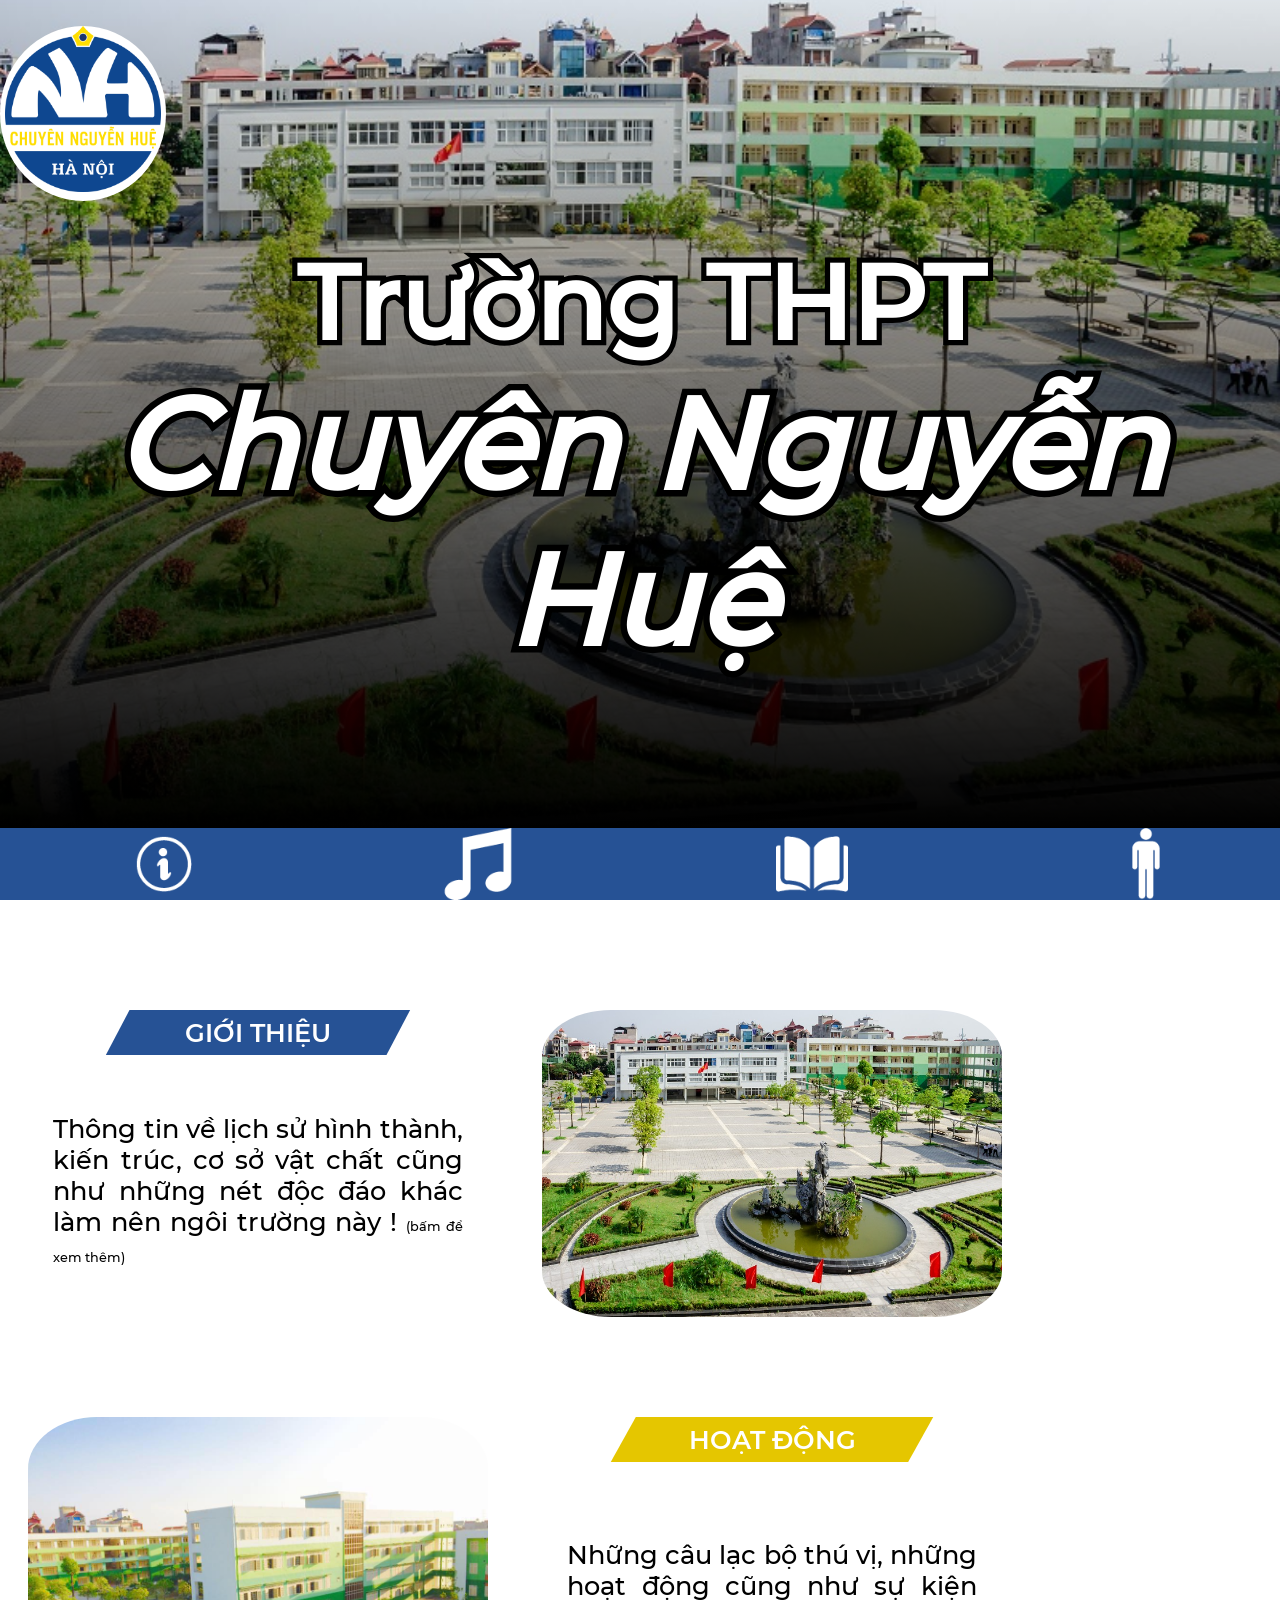
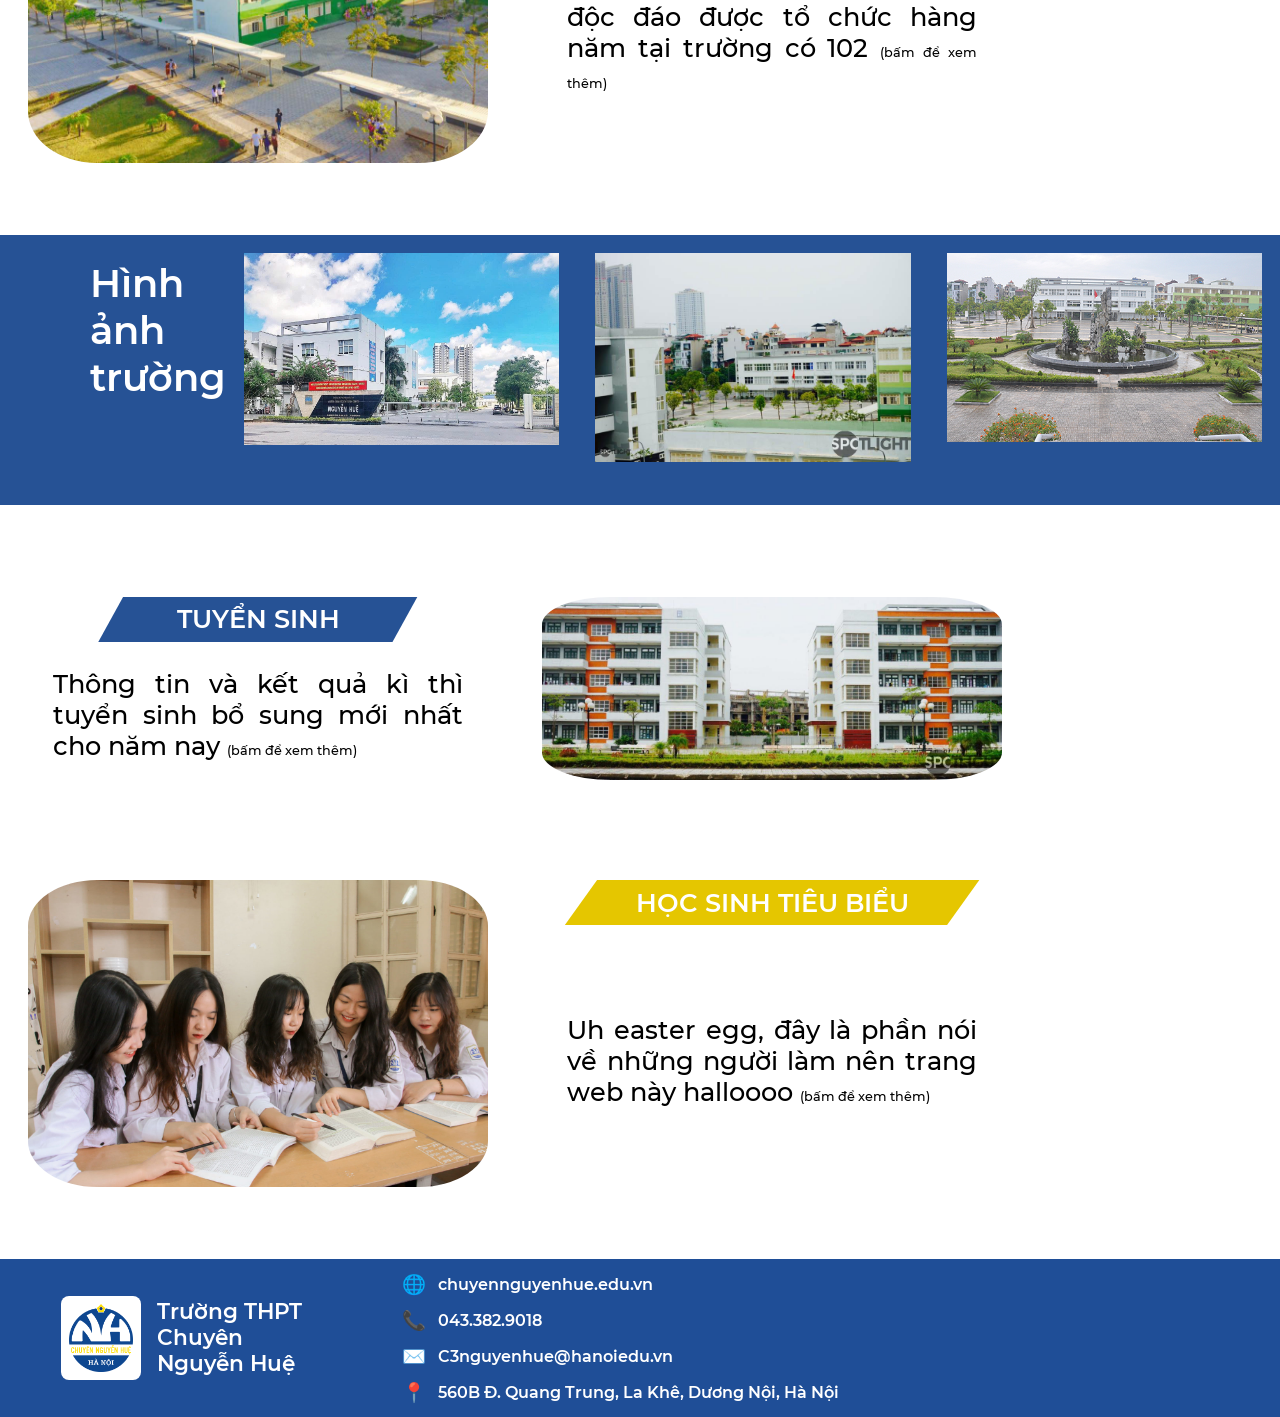
<file: index.html>
<!DOCTYPE html>
<html lang="en">
    <head>
        <meta charset="UTF-8">
        <meta name="viewport" content="width=device-width, initial-scale=1.0">
        <link rel="stylesheet" href="styles.css">
        <title>THPT Chuyên Nguyễn Huệ</title>
    </head>

    <body>
        <!--Banner (top) (.carousel, .carousel-slide, .carousel-caption, @keyframes carousel-animation, .absolute-div, .limit)-->
        <div class="carousel" style="height: 92vh;">
            <div class="carousel-caption">
                <div class="absolute-div">
                <div class="limit"><img src="./img/logo.png"></div>
                    <p> Trường THPT </p>
                    <p style="font-size:8em; font-style: italic; margin: 0;"> Chuyên Nguyễn Huệ </p>
                </div>
            </div>
            <div class="carousel-slide">
                <div>
                    <img src="./img/images/1. homepage/banner1.jpg" style="height: 92vh"> 
                </div>
                <div>
                    <img src="./img/images/1. homepage/banner2.jpg" alt="img1" style="height: 92vh">
                </div>
                <div>
                    <img src="./img/images/1. homepage/banner3.jpg" alt="img2" style="height: 92vh">
                </div>
                <div>
                    <img src="./img/images/1. homepage/banner4.jpg" alt="img3" style="height: 92vh">
                </div>
            </div>
        </div>

        <!--Navigation bar (bar, sticky)-->
        <div class="bar sticky" style="z-index: 10;">
            <nav>
                <ul>
                    <li>
                        <div class="wrap">
                            <img src="./img/info.png" class="bar-image" style="padding-left:10vw">
                            <a href="#thongtin">
                                <div class="bar-overlay">
                                    <div class="bar-text">GIỚI THIỆU</div>
                                </div>
                            </a>
                        </div>
                    </li>
                    <li>
                        <div class="wrap">
                            <img src="./img/music.png" class="bar-image" style="padding-left: 10vw;">
                            <a href="#hoatdong">
                                <div class="bar-overlay" style="margin-left: 25vw;">
                                    <div class="bar-text">HOẠT ĐỘNG</div>
                                </div>
                            </a>
                        </div>
                    </li>
                    <li>
                        <div class="wrap">
                            <img src="img/book.png" class="bar-image" style="padding-left:11.6vw;">
                            <a href="#tuyensinh">
                                <div class="bar-overlay" style="margin-left: 50vw;">
                                    <div class="bar-text">TUYỂN SINH</div>
                                </div>
                            </a>
                        </div>
                    </li>
                    <li>
                        <div class="wrap">
                            <img src="img/people.png" class="bar-image" style="padding-left:13.2vw;">
                            <a href="#HStieubieu">
                                <div class="bar-overlay" style="margin-left: 75vw;">
                                    <div class="bar-text">HỌC SINH TIÊU BIỂU</div>
                                </div>
                            </a>
                        </div>
                    </li>
                </ul>
            </nav>
        </div>
    <br>
        <!--Paragraphs (table, th, td)-->
        <div id="thongtin">
            <table>
                <th> 
                    <a href="./gioithieu.html" style="background-color: #265295;">GIỚI THIỆU</a> 
                </th> 
                <th rowspan="2"> 
                    <img src="./img/images/1. homepage/banner1.jpg"> 
                </th>
                <tr> <td> <a href="./gioithieu.html"> <p> Thông tin về lịch sử hình thành, kiến trúc, cơ sở vật chất cũng như những nét độc đáo khác làm nên
                     ngôi trường này ! <span style="font-size: 1vw; font-weight: 100; margin:0;"> (bấm để xem thêm) </span> </p> </a> </td> </tr> <!--placeholder-->
            </table>
        </div>

        <div id="hoatdong">
            <table>
                <th rowspan="2"> 
                    <img src="./img/images/1. homepage/banner2.jpg"> 
                </th> 
                <th> 
                    <a href="./hoatdong.html" style="background-color: #e5c600;">HOẠT ĐỘNG</a> 
                </th>
                <tr> <td> <a href="./hoatdong.html"> <p> Những câu lạc bộ thú vị, những hoạt động cũng như sự kiện độc đáo
                     được tổ chức hàng năm tại trường có 102 <span style="font-size: 1vw; font-weight: 100; margin:0;"> (bấm để xem thêm) </span> </p> </a> </td> </tr> <!--placeholder-->
            </table>
        </div>

        <div class="gallery">
            <div class="gal-title">Hình ảnh trường</div>
            <div class="galitem">
                <div class="carousel">
                    <div class="carousel-slide">
                        <div><img src="./img/images/1. homepage/gallery1.jpg"></div>
                        <div><img src="./img/images/1. homepage/gallery4.jpg"></div>
                        <div><img src="./img/images/1. homepage/gallery7.png"></div>
                    </div>
                </div>
            </div>
            <div class="galitem">
                <div class="carousel">
                    <div class="carousel-slide">
                        <div><img src="./img/images/1. homepage/gallery2.jpg"></div>
                        <div><img src="./img/images/1. homepage/gallery5.jpeg"></div>
                        <div><img src="./img/images/1. homepage/gallery8.png"></div>
                    </div>
                </div>
            </div>
            <div class="galitem">
                <div class="carousel">
                    <div class="carousel-slide">
                        <div><img src="./img/images/1. homepage/gallery3.jpg"></div>
                        <div><img src="./img/images/1. homepage/gallery6.jpg"></div>
                        <div><img src="./img/images/1. homepage/gallery9.png"></div>
                    </div>
                </div>
            </div>
        </div>

        <div id="tuyensinh">
            <table>
                <th> 
                    <a href="./tuyensinh.html" style="background-color: #265295">TUYỂN SINH</a> 
                </th> 
                <th rowspan="2"> 
                    <img src="./img/images/1. homepage/banner3.jpg"> 
                </th>
                <tr> 
                    <td> 
                        <a href="./tuyensinh.html"> 
                            <p> Thông tin và kết quả kì thì tuyển sinh bổ sung mới nhất cho năm nay 
                                <span style="font-size: 1vw; font-weight: 100; margin:0;"> (bấm để xem thêm) </span> </p>
                        </a>
                    </td>
                </tr>            
            </table>
        </div>

        <div id="HStieubieu">
            <table>
                <th rowspan="2"> 
                    <img src="./img/images/1. homepage/banner4.jpg"> 
                </th> 
                <th> 
                    <a href="./credits.html" style="background-color: #e5c600;"> HỌC SINH TIÊU BIỂU </a> 
                </th>
                <tr>
                    <td>
                        <a href="./credits.html">
                            <p> Uh easter egg, đây là phần nói về những người làm nên trang web này halloooo 
                                <span style="font-size: 1vw; font-weight: 100; margin:0;"> (bấm để xem thêm) </span></p>
                        </a>
                    </td>
                </tr>
            </table>
        </div>


         <footer class="footerholder">
           
            <div class="footer-brand">
                <img src="./img/logo.png" alt="Chuyên Nguyễn Huệ logo">
                <div>
                    <h2>Trường THPT Chuyên Nguyễn Huệ</h2>
                </div>
            </div>
            
            <div class="footer-contacts">

                
                <div class="footer-item">
                    <span class="icon">🌐</span>
                    <a href="https://chuyennguyenhue.edu.vn/">chuyennguyenhue.edu.vn</a>
                </div>
               
                <div class="footer-item">
                    <span class="icon">📞</span>
                    <span style="margin-left: 0; padding-left: 0;">043.382.9018</span>
                </div>
                
                <div class="footer-item">
                    <span class="icon">✉️</span>
                    <a href="mailto:C3nguyenhue@hanoiedu.vn">C3nguyenhue@hanoiedu.vn</a>
                </div>
                
                <div class="footer-item">
                    <span class="icon">📍</span>
                    <span style="margin-left: 0; padding-left: 0;">560B Đ. Quang Trung, La Khê, Dương Nội, Hà Nội</span>
                </div>
            
            </div>
        
        </footer>
    </body>
</html>
</file>
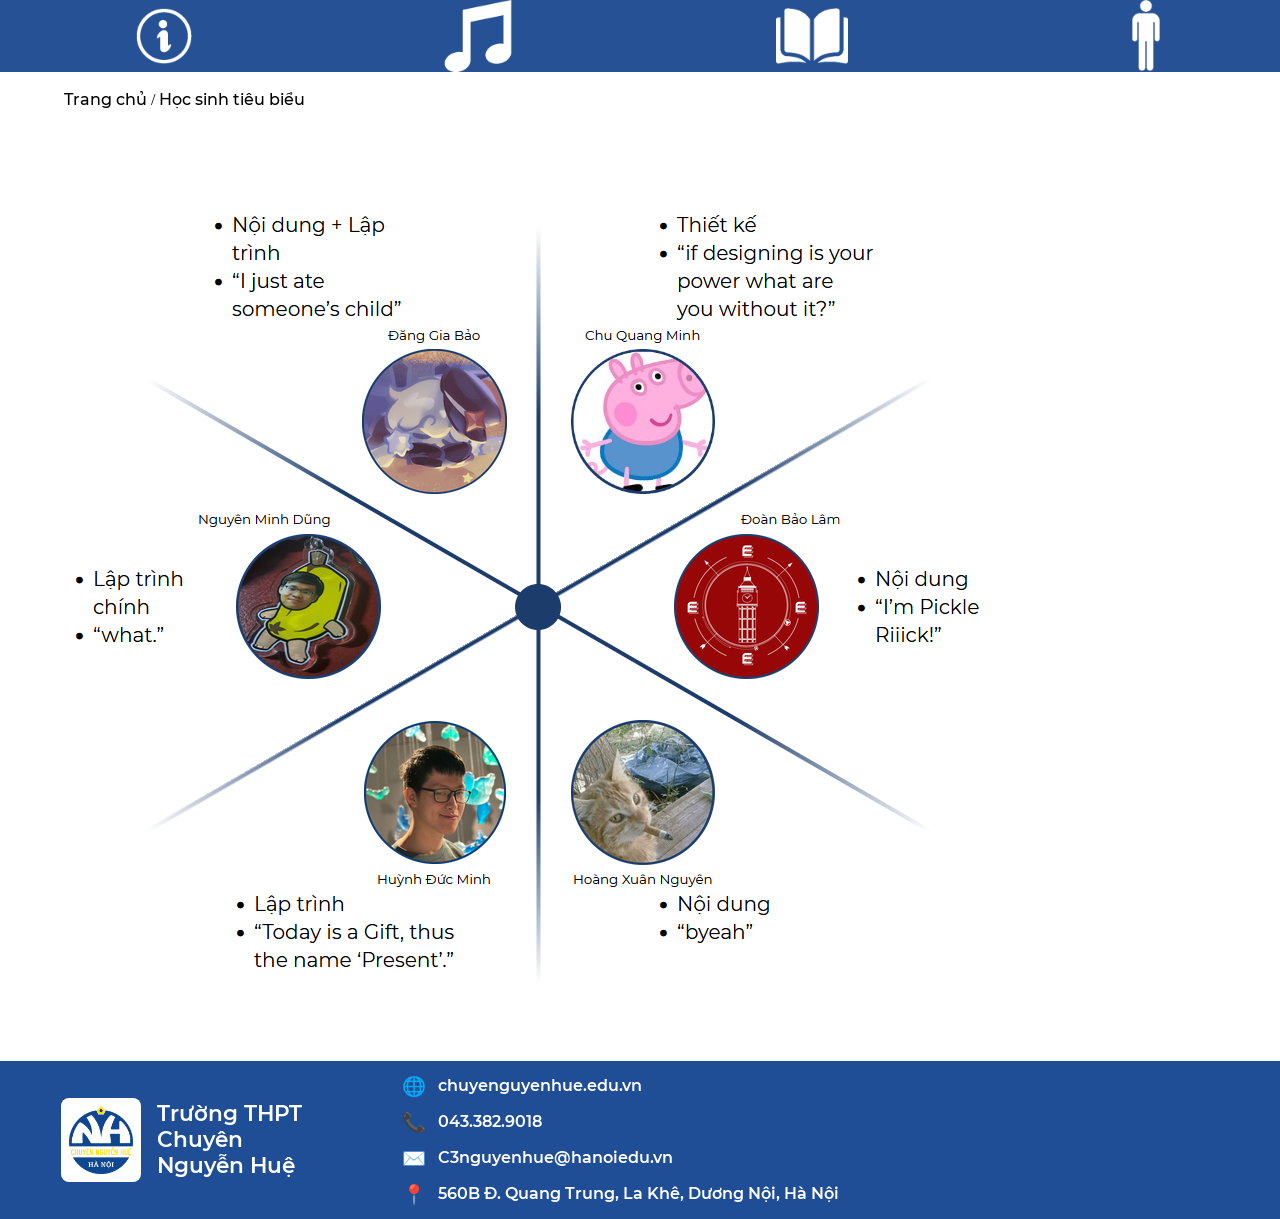
<file: credits.html>
<!DOCTYPE html>
<html lang="en">
    <head>
        <meta charset="UTF-8">
        <meta name="viewport" content="width=device-width, initial-scale=1.0">
        <link rel="stylesheet" href="styles.css">
        <title>Học sinh tiêu biểu</title>
    </head>
<body>
    <div class="bar sticky" style="z-index: 10;">
            <nav>
            <ul>
                <li>
                    <div class="wrap">
                        <img src="./img/info.png" class="bar-image" style="padding-left:10vw">
                        <a href="./gioithieu.html">
                            <div class="bar-overlay">
                                <div class="bar-text">GIỚI THIỆU</div>
                            </div>
                        </a>
                    </div>
                </li>
                <li>
                    <div class="wrap">
                        <img src="./img/music.png" class="bar-image" style="padding-left: 10vw;">
                        <a href="./hoatdong.html">
                            <div class="bar-overlay" style="margin-left: 25vw;">
                                <div class="bar-text">HOẠT ĐỘNG</div>
                            </div>
                        </a>
                    </div>
                </li>
                <li>
                    <div class="wrap">
                        <img src="img/book.png" class="bar-image" style="padding-left:11.6vw;">
                        <a href="./tuyensinh.html">
                            <div class="bar-overlay" style="margin-left: 50vw;">
                                <div class="bar-text">TUYỂN SINH</div>
                            </div>
                        </a>
                    </div>
                </li>
                <li>
                    <div class="wrap">
                        <img src="img/people.png" class="bar-image" style="padding-left:13.2vw;">
                        <a href="./credits.html">
                            <div class="bar-overlay" style="margin-left: 75vw;">
                                <div class="bar-text">HỌC SINH TIÊU BIỂU</div>
                            </div>
                        </a>
                    </div>
                </li>
            </ul>
        </nav>
    </div>

    <br>
    <span>
        <a href="index.html"> Trang chủ </a> / <p style="display:inline">Học sinh tiêu biểu</p>
    </span>
    <br>

    <img src="./img/images/5. credits/hstb.PNG" style="display:flex; justify-content: center; align-content: center; margin-top: 5em;">

    <footer class="footerholder">
        
        <div class="footer-brand">
            <img src="./img/logo.png" alt="Chuyên Nguyễn Huệ logo">
            <div>
                <h2>Trường THPT Chuyên Nguyễn Huệ</h2>
            </div>
        </div>
        
        <div class="footer-contacts">

            
            <div class="footer-item">
                <span class="icon">🌐</span>
                <a href="https://chuyenguyenhue.edu.vn/">chuyenguyenhue.edu.vn</a>
            </div>
            
            <div class="footer-item">
                <span class="icon">📞</span>
                <span style="margin-left: 0; padding-left: 0;">043.382.9018</span>
            </div>
            
            <div class="footer-item">
                <span class="icon">✉️</span>
                <a href="mailto:C3nguyenhue@hanoiedu.vn">C3nguyenhue@hanoiedu.vn</a>
            </div>
            
            <div class="footer-item">
                <span class="icon">📍</span>
                <span style="margin-left: 0; padding-left: 0;">560B Đ. Quang Trung, La Khê, Dương Nội, Hà Nội</span>
            </div>
        
        </div>
    
    </footer>
</body>
</file>
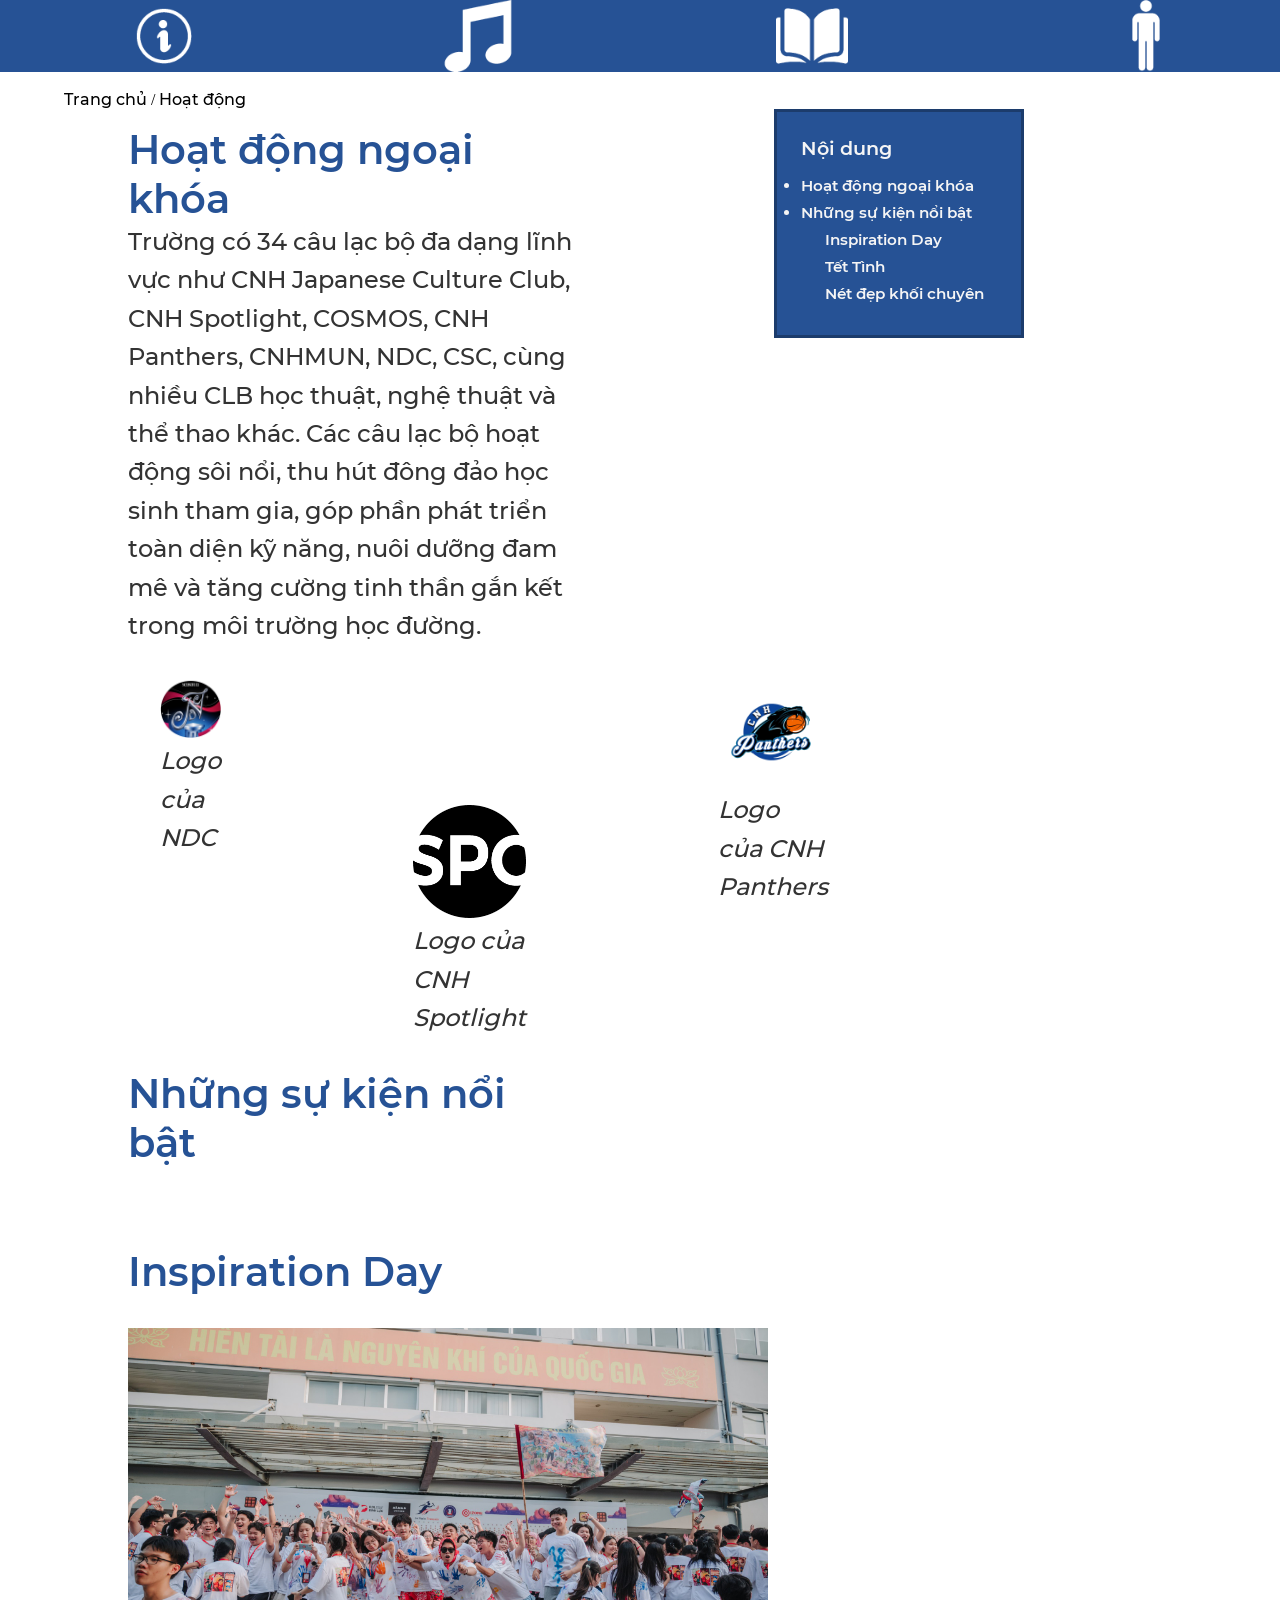
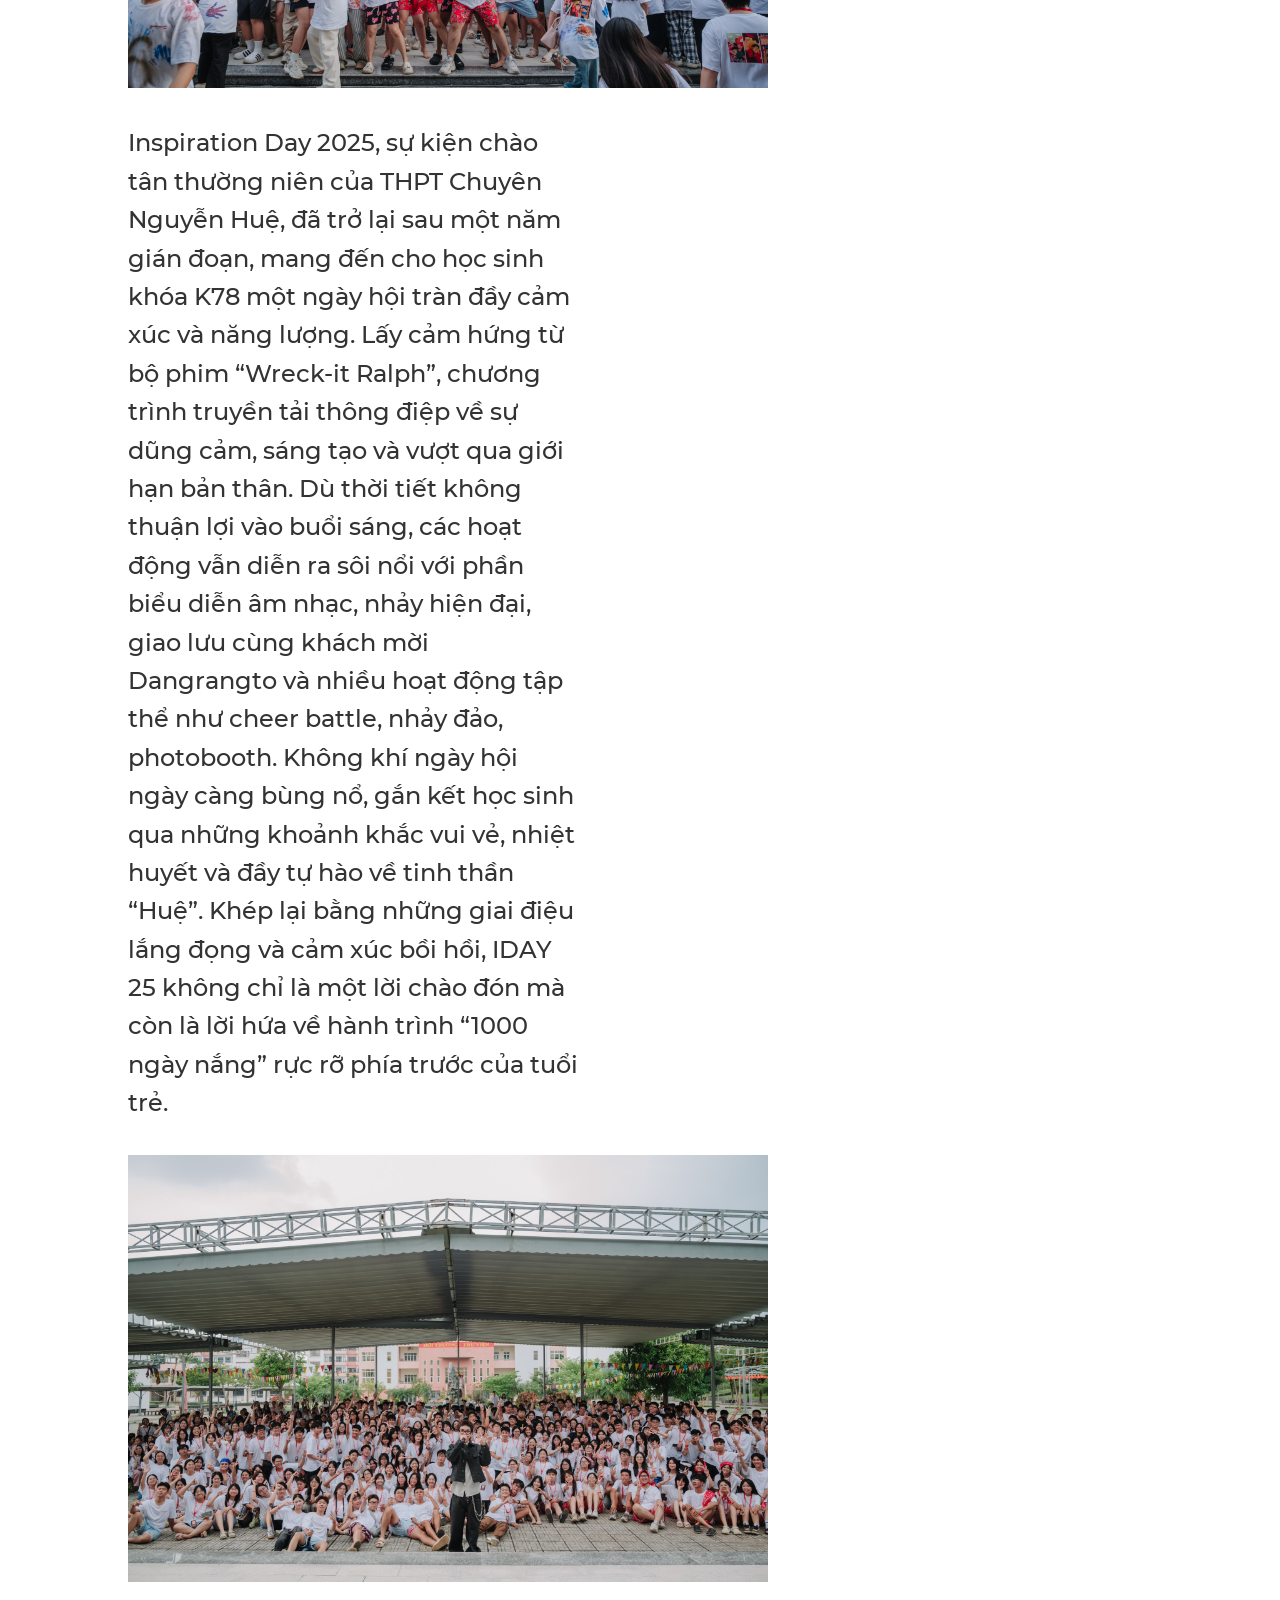
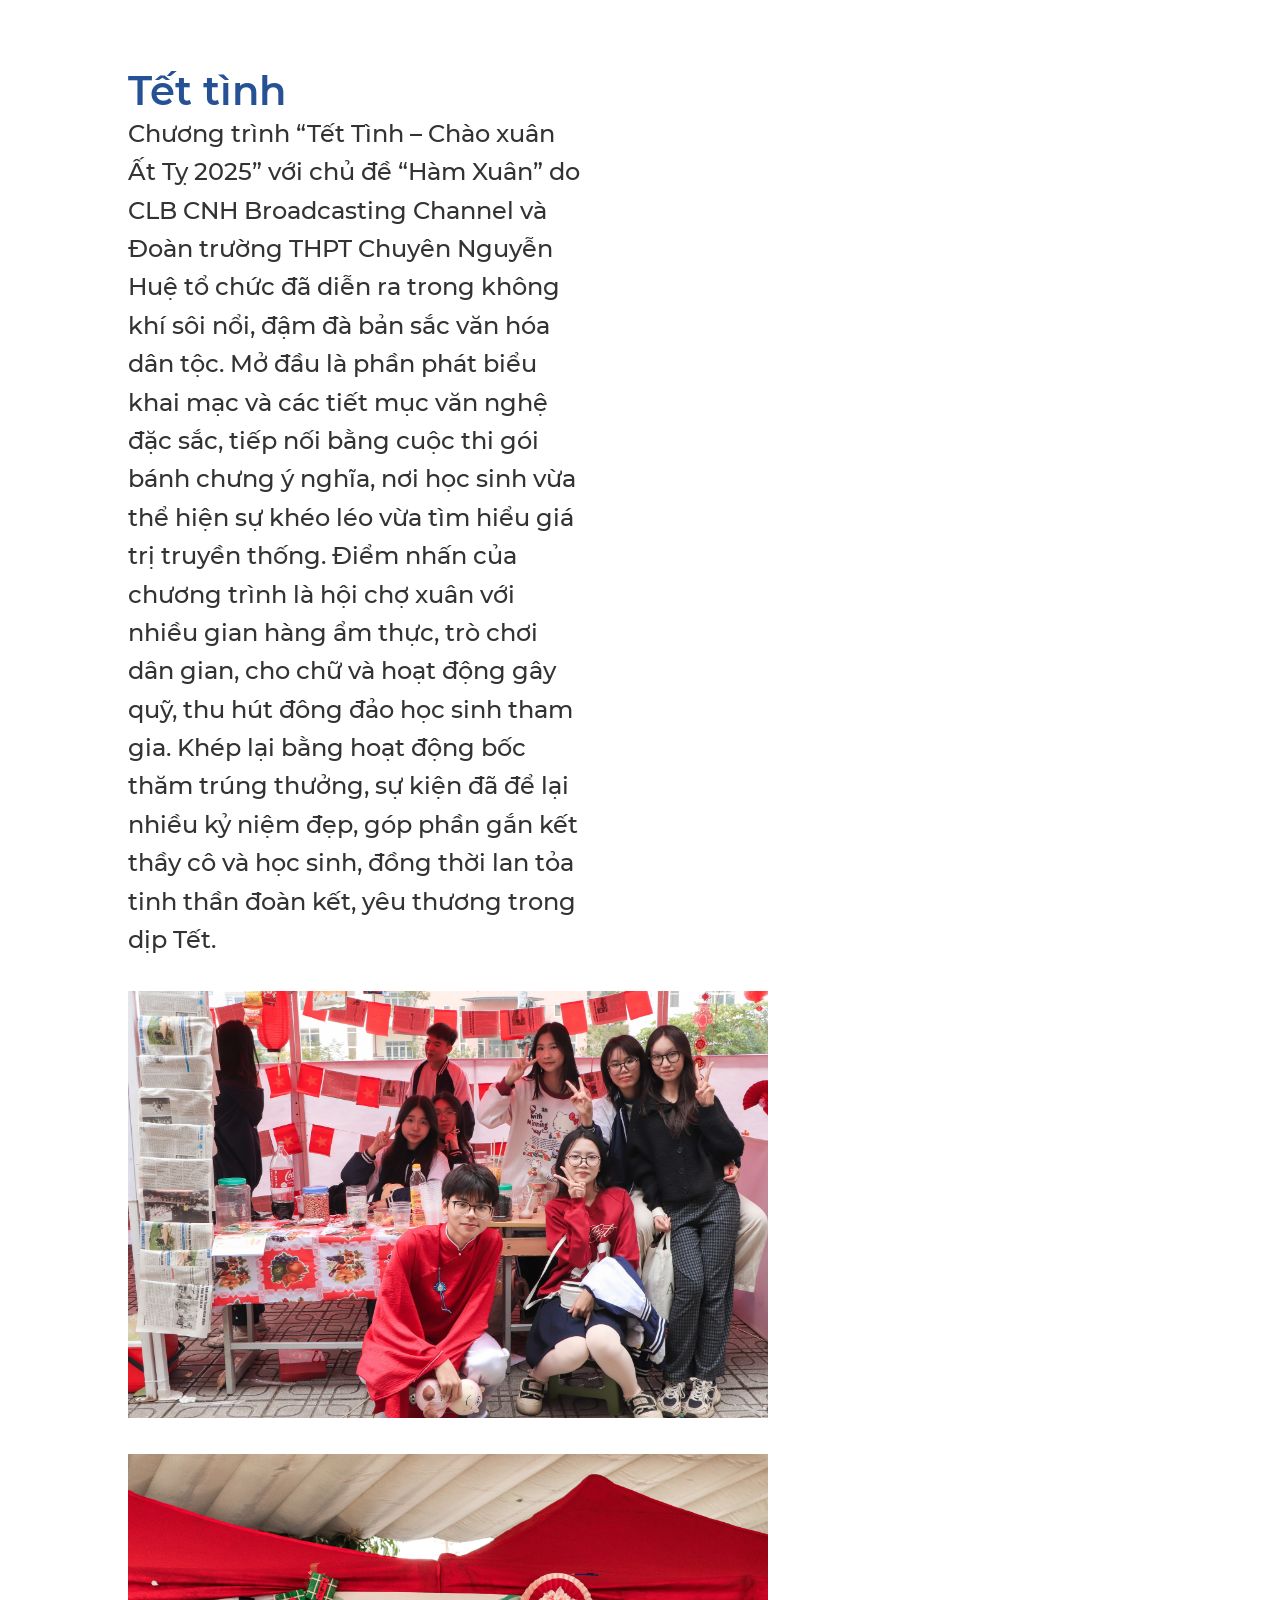
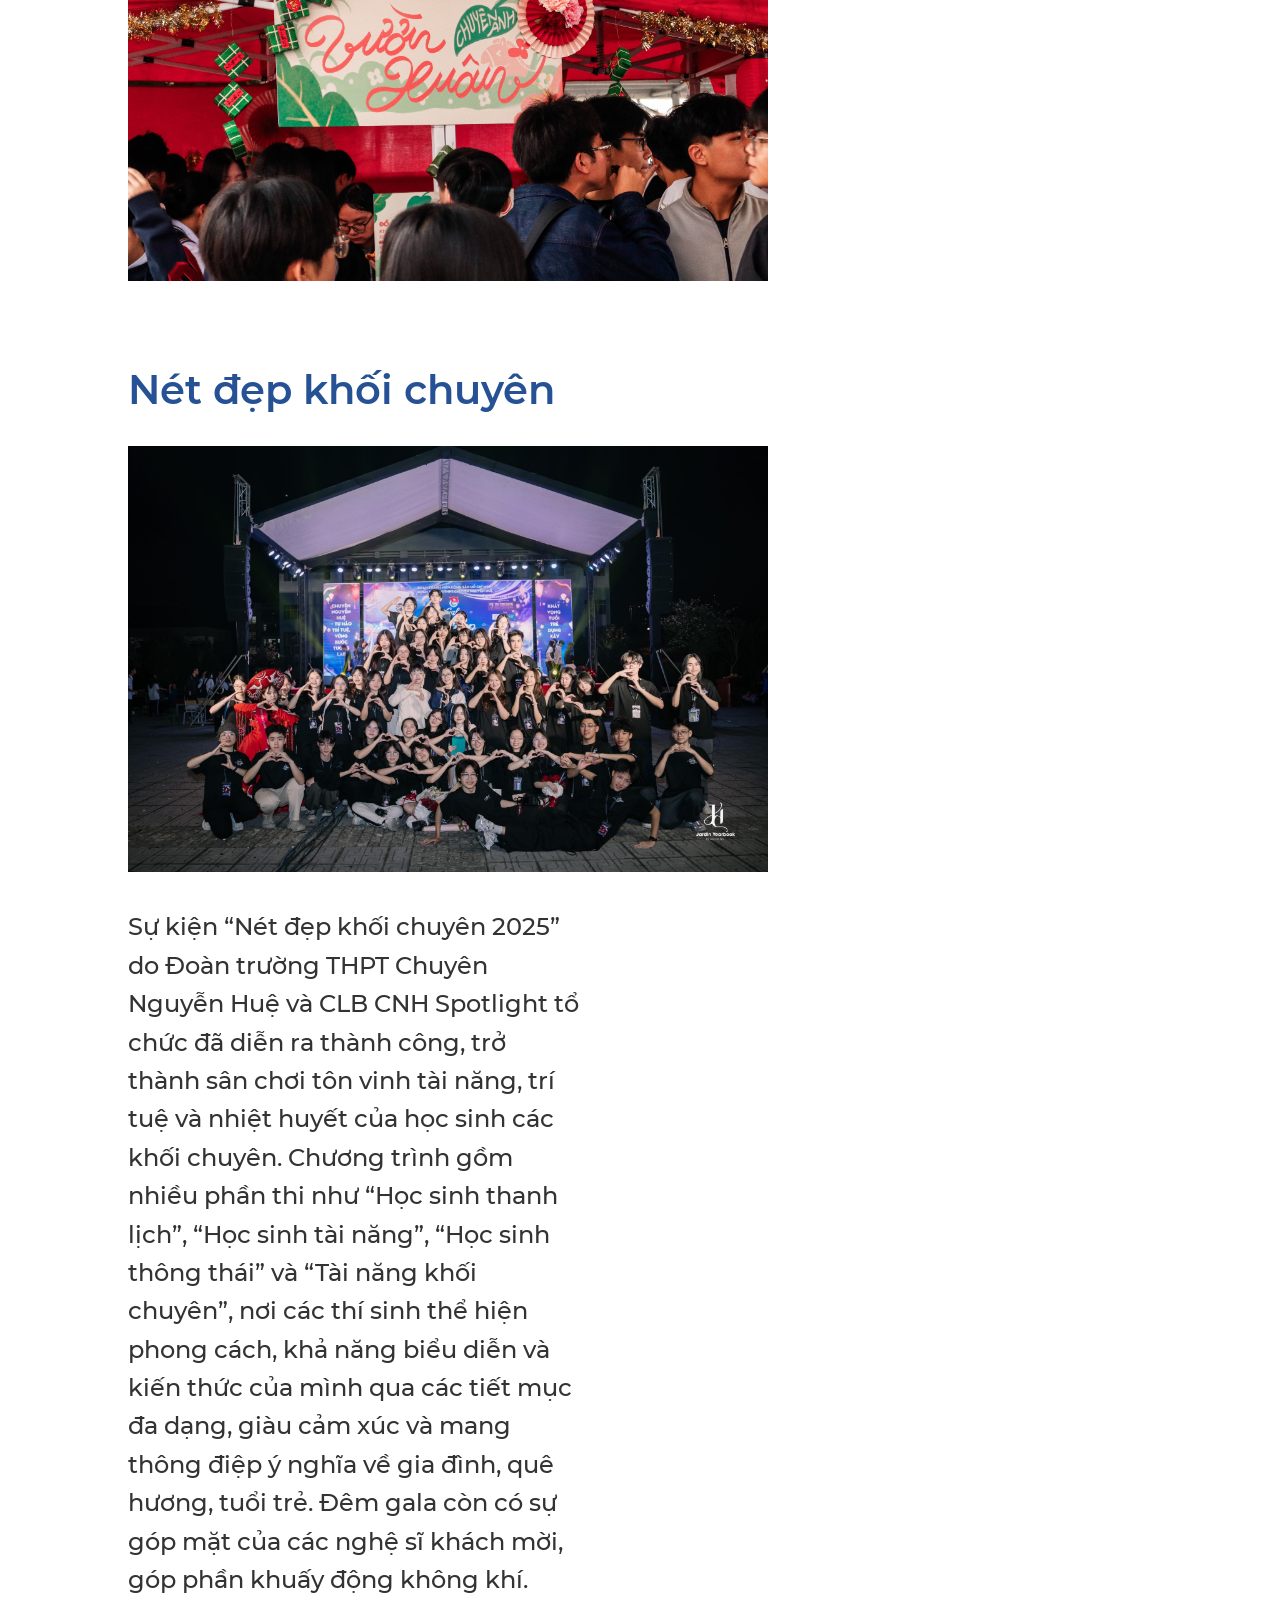
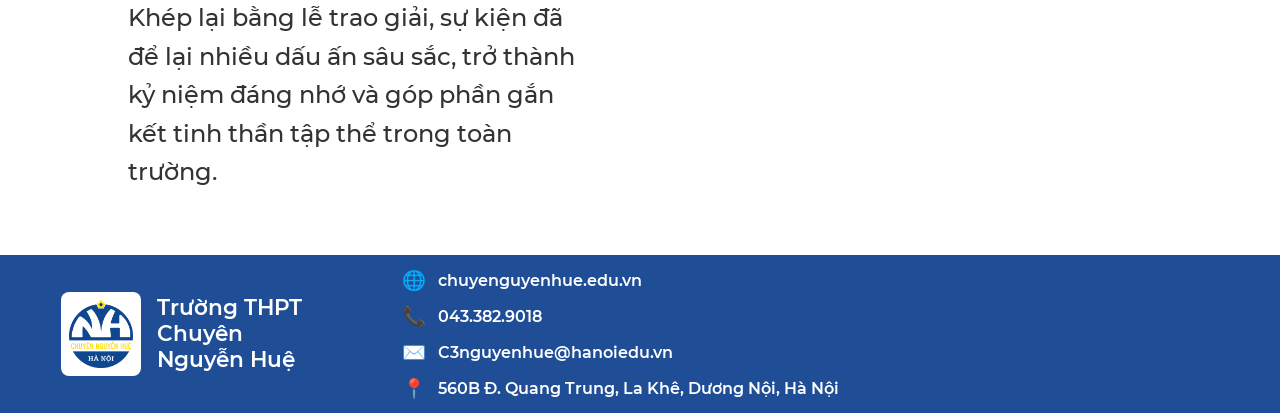
<file: hoatdong.html>
<!DOCTYPE html>
<html lang="en">
    <head>
        <meta charset="UTF-8">
        <meta name="viewport" content="width=device-width, initial-scale=1.0">
        <link rel="stylesheet" href="styles.css">
        <title>Hoạt động</title>
    </head>
    <body>
      
      <div class="bar sticky" style="z-index: 10;">
          <nav>
            <ul>
                <li>
                    <div class="wrap">
                        <img src="./img/info.png" class="bar-image" style="padding-left:10vw">
                        <a href="./gioithieu.html">
                            <div class="bar-overlay">
                                <div class="bar-text">GIỚI THIỆU</div>
                            </div>
                        </a>
                    </div>
                </li>
                <li>
                    <div class="wrap">
                        <img src="./img/music.png" class="bar-image" style="padding-left: 10vw;">
                        <a href="./hoatdong.html">
                            <div class="bar-overlay" style="margin-left: 25vw;">
                                <div class="bar-text">HOẠT ĐỘNG</div>
                            </div>
                        </a>
                    </div>
                </li>
                <li>
                    <div class="wrap">
                        <img src="img/book.png" class="bar-image" style="padding-left:11.6vw;">
                        <a href="./tuyensinh.html">
                            <div class="bar-overlay" style="margin-left: 50vw;">
                                <div class="bar-text">TUYỂN SINH</div>
                            </div>
                        </a>
                    </div>
                </li>
                <li>
                    <div class="wrap">
                        <img src="img/people.png" class="bar-image" style="padding-left:13.2vw;">
                        <a href="./credits.html">
                            <div class="bar-overlay" style="margin-left: 75vw;">
                                <div class="bar-text">HỌC SINH TIÊU BIỂU</div>
                            </div>
                        </a>
                    </div>
                </li>
            </ul>
            </nav>
        </div>
    <br>

      <span><a href="index.html">Trang chủ</a> / <p style="display:inline">Hoạt động</p></span>
        <br>
        
        
    <!-- Text Box Section -->
    <div style="display:flex">
        <div class="content-container">
            <div class="text-box">
                <div id="section1"><h2><b>Hoạt động ngoại khóa</b></h2></div>
                <p>
                    Trường có 34 câu lạc bộ đa dạng lĩnh vực như CNH Japanese Culture Club, CNH Spotlight, COSMOS, CNH Panthers, CNHMUN, NDC, CSC, cùng nhiều CLB học thuật, nghệ thuật và thể thao khác. Các câu lạc bộ hoạt động sôi nổi, thu hút đông đảo học sinh tham gia, góp phần phát triển toàn diện kỹ năng, nuôi dưỡng đam mê và tăng cường tinh thần gắn kết trong môi trường học đường.
                </p>
                <div style="display:flex;">
                    <div style="width:10vw; height: auto; margin: 2em">
                        <img src="./img/images/3. hoat dong/ndc.png" alt="Logo của NDC" style="width:100%;">
                        <p style="font-style: italic;">Logo của NDC</p>
                    </div>
                    <div style="width:10vw; height: auto; margin: 10em; margin-bottom: 2em;">
                        <img src="./img/images/3. hoat dong/spotlight.png" alt="Logo của CNH Spotlight" style="width:100%;">
                        <p style="font-style: italic;">Logo của CNH Spotlight</p>
                    </div>
                    <div style="width:10vw; height: auto; margin: 2em">
                        <img src="./img/images/3. hoat dong/panthers.png" alt="Logo của CNH Panthers" style="width:100%;">
                        <p style="font-style: italic;">Logo của CNH Panthers</p>
                    </div>
                </div>
                
                
                <div id="section2"><h2><b>Những sự kiện nổi bật</b></h2></div>

                <div id="section2-1">
                    <h2 style="margin-top: 2em;">Inspiration Day</h2>
                    <div style="width:50vw; height:auto; margin: 2em auto">
                        <img src="./img/images/3. hoat dong/iday1.jpg" alt="IDAY" style="width:100%;">
                    </div>
                    <p>Inspiration Day 2025, sự kiện chào tân thường niên của THPT Chuyên Nguyễn Huệ, đã trở lại sau một năm gián đoạn, mang đến cho học sinh khóa K78 một ngày hội tràn đầy cảm xúc và năng lượng. Lấy cảm hứng từ bộ phim “Wreck-it Ralph”, chương trình truyền tải thông điệp về sự dũng cảm, sáng tạo và vượt qua giới hạn bản thân. Dù thời tiết không thuận lợi vào buổi sáng, các hoạt động vẫn diễn ra sôi nổi với phần biểu diễn âm nhạc, nhảy hiện đại, giao lưu cùng khách mời Dangrangto và nhiều hoạt động tập thể như cheer battle, nhảy đảo, photobooth. Không khí ngày hội ngày càng bùng nổ, gắn kết học sinh qua những khoảnh khắc vui vẻ, nhiệt huyết và đầy tự hào về tinh thần “Huệ”. Khép lại bằng những giai điệu lắng đọng và cảm xúc bồi hồi, IDAY 25 không chỉ là một lời chào đón mà còn là lời hứa về hành trình “1000 ngày nắng” rực rỡ phía trước của tuổi trẻ.</p>
                    <div style="width:50vw; height:auto; margin: 2em auto">
                        <img src="./img/images/3. hoat dong/iday2.jpg" alt="IDAY 2" style="width:100%;">
                    </div>
                </div>

                <div id="section2-2">
                    <h2 style="margin-top: 2em;">Tết tình</h2>
                    <p>Chương trình “Tết Tình – Chào xuân Ất Tỵ 2025” với chủ đề “Hàm Xuân” do CLB CNH Broadcasting Channel và Đoàn trường THPT Chuyên Nguyễn Huệ tổ chức đã diễn ra trong không khí sôi nổi, đậm đà bản sắc văn hóa dân tộc. Mở đầu là phần phát biểu khai mạc và các tiết mục văn nghệ đặc sắc, tiếp nối bằng cuộc thi gói bánh chưng ý nghĩa, nơi học sinh vừa thể hiện sự khéo léo vừa tìm hiểu giá trị truyền thống. Điểm nhấn của chương trình là hội chợ xuân với nhiều gian hàng ẩm thực, trò chơi dân gian, cho chữ và hoạt động gây quỹ, thu hút đông đảo học sinh tham gia. Khép lại bằng hoạt động bốc thăm trúng thưởng, sự kiện đã để lại nhiều kỷ niệm đẹp, góp phần gắn kết thầy cô và học sinh, đồng thời lan tỏa tinh thần đoàn kết, yêu thương trong dịp Tết.</p>
                    <div style="width:50vw; height:auto; margin: 2em auto">
                        <img src="./img/images/3. hoat dong/tet tinh 1.jpg" alt="Tết tình 1" style="width:100%;">
                    </div>
                    <div style="width:50vw; height:auto; margin: 2em auto">
                        <img src="./img/images/3. hoat dong/tet tinh 2.jpg" alt="Tết tình 2" style="width:100%;">
                    </div>
                </div>

                <div id="section2-3">
                    <h2 style="margin-top: 2em;">Nét đẹp khối chuyên</h2>
                    <div style="width:50vw; height:auto; margin: 2em auto">
                        <img src="./img/images/3. hoat dong/ndkc.jpg" alt="Nét đẹp khối chuyên" style="width:100%;">
                    </div>
                    <p>Sự kiện “Nét đẹp khối chuyên 2025” do Đoàn trường THPT Chuyên Nguyễn Huệ và CLB CNH Spotlight tổ chức đã diễn ra thành công, trở thành sân chơi tôn vinh tài năng, trí tuệ và nhiệt huyết của học sinh các khối chuyên. Chương trình gồm nhiều phần thi như “Học sinh thanh lịch”, “Học sinh tài năng”, “Học sinh thông thái” và “Tài năng khối chuyên”, nơi các thí sinh thể hiện phong cách, khả năng biểu diễn và kiến thức của mình qua các tiết mục đa dạng, giàu cảm xúc và mang thông điệp ý nghĩa về gia đình, quê hương, tuổi trẻ. Đêm gala còn có sự góp mặt của các nghệ sĩ khách mời, góp phần khuấy động không khí. Khép lại bằng lễ trao giải, sự kiện đã để lại nhiều dấu ấn sâu sắc, trở thành kỷ niệm đáng nhớ và góp phần gắn kết tinh thần tập thể trong toàn trường.</p>
                </div>
            </div>
        </div>
    <!-- Table of Contents Section -->
            <div class="ToC-section">
                <h3>Nội dung</h3>
                <ul class="ToC-list">
                    <li>
                        <a href="#section1">Hoạt động ngoại khóa</a>
                    </li>
                    <li>
                        <a href="#section2">Những sự kiện nổi bật</a>
                        <ul>
                            <li><a href="#section2-1">Inspiration Day</a></li>
                            <li><a href="#section2-2">Tết Tình</a></li>
                            <li><a href="#section2-3">Nét đẹp khối chuyên</a></li>
                        </ul>
                    </li>
                </ul>
            </div>
        </div>
    </div>
          
          <footer class="footerholder">
            
            <div class="footer-brand">
                <img src="./img/logo.png" alt="Chuyên Nguyễn Huệ logo">
                <div>
                    <h2>Trường THPT Chuyên Nguyễn Huệ</h2>
                </div>
            </div>
            
            <div class="footer-contacts">
    
                
                <div class="footer-item">
                    <span class="icon">🌐</span>
                    <a href="https://chuyenguyenhue.edu.vn/">chuyenguyenhue.edu.vn</a>
                </div>
                
                <div class="footer-item">
                    <span class="icon">📞</span>
                    <span style="margin-left: 0; padding-left: 0;">043.382.9018</span>
                </div>
                
                <div class="footer-item">
                    <span class="icon">✉️</span>
                    <a href="mailto:C3nguyenhue@hanoiedu.vn">C3nguyenhue@hanoiedu.vn</a>
                </div>
                
                <div class="footer-item">
                    <span class="icon">📍</span>
                    <span style="margin-left: 0; padding-left: 0;">560B Đ. Quang Trung, La Khê, Dương Nội, Hà Nội</span>
                </div>
            
            </div>
        
        </footer>
    </body>
</html>
</file>
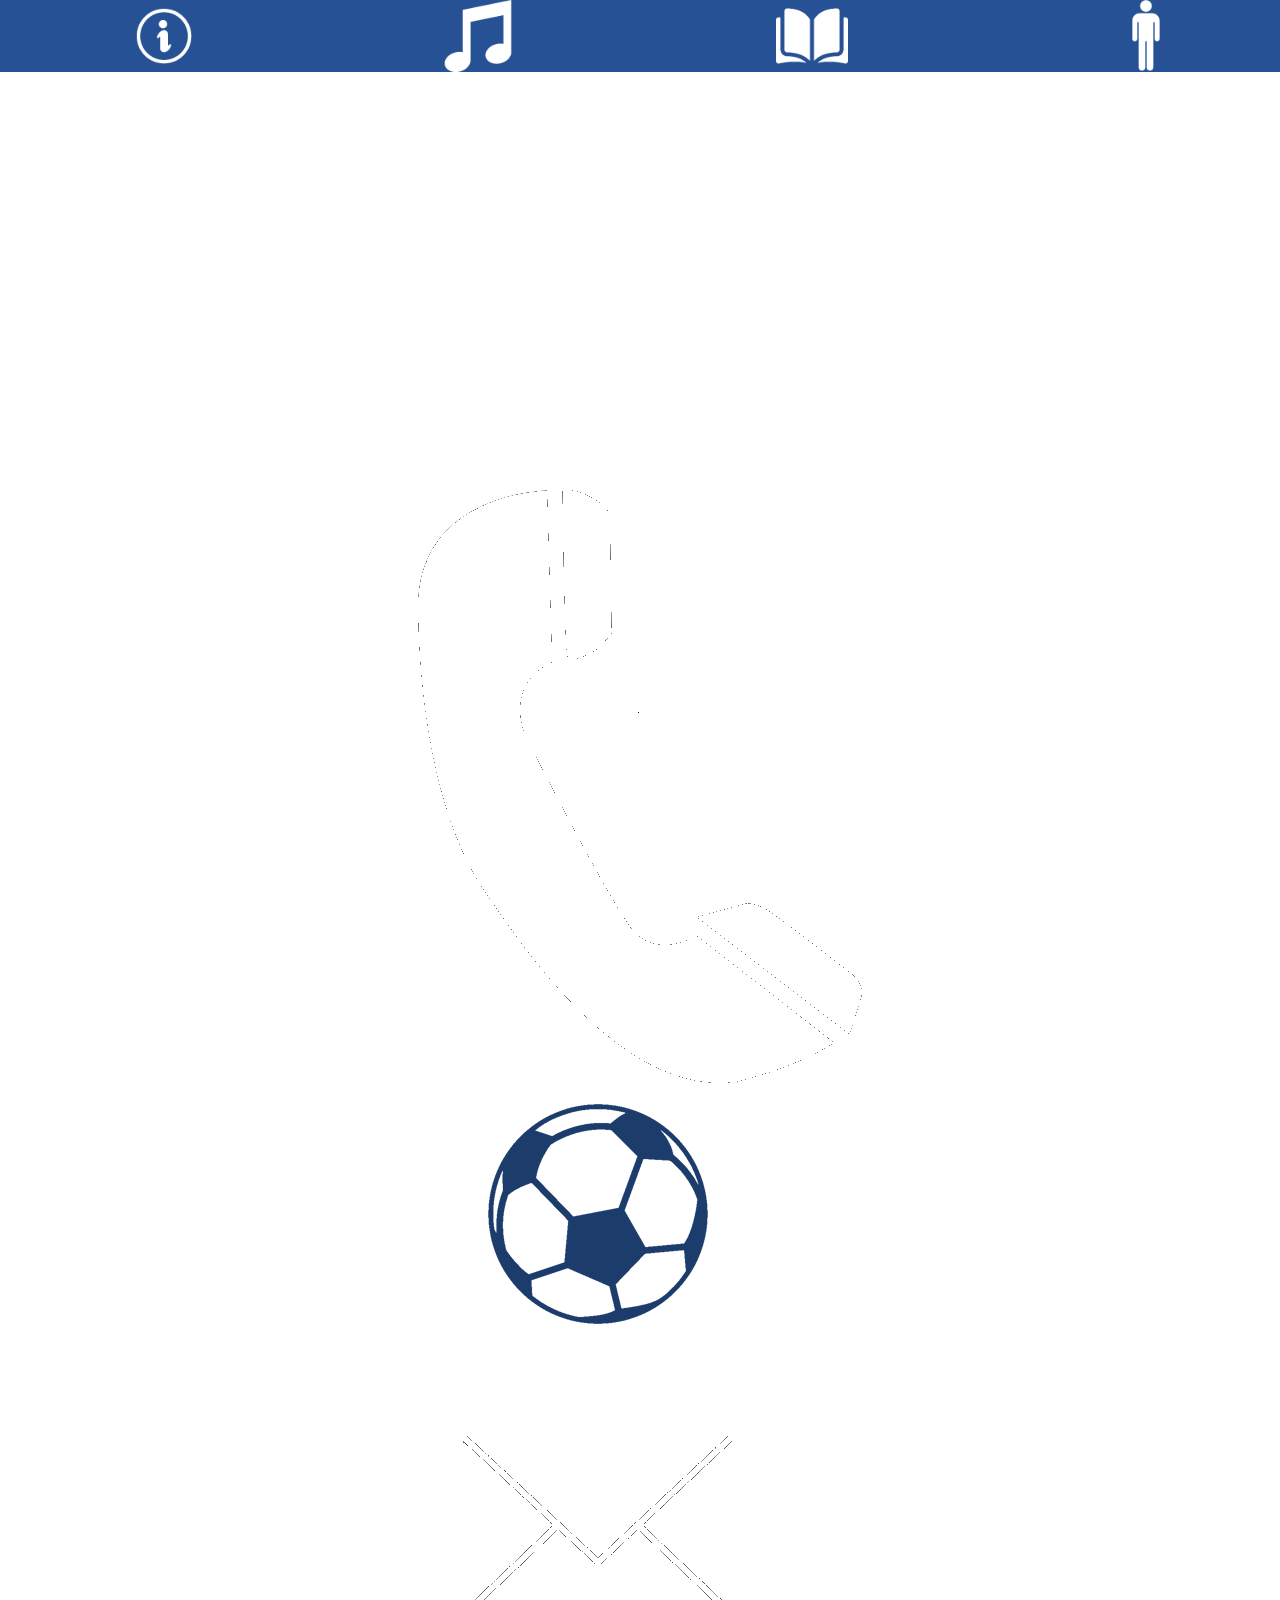
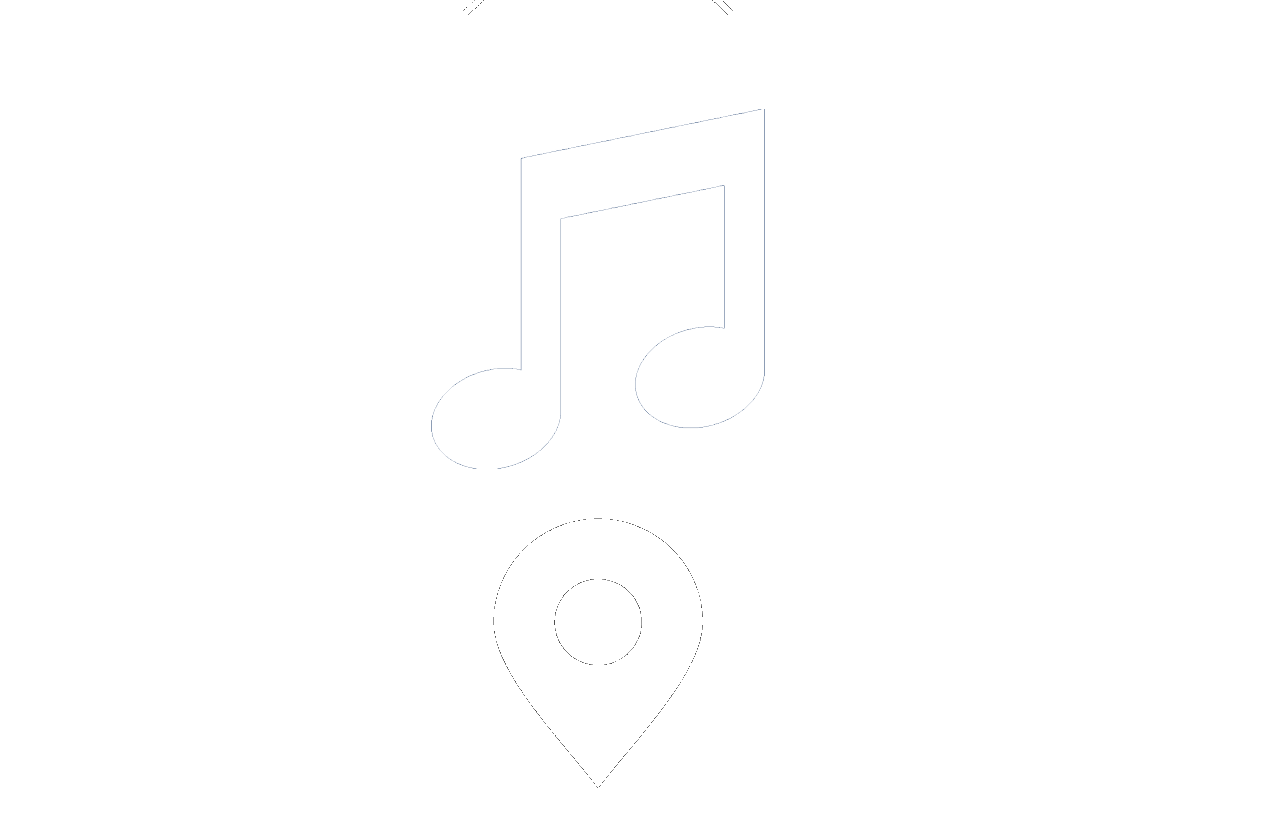
<file: HStieubieu.html>
<!DOCTYPE html>
<html lang="en">
    <head>
        <meta charset="UTF-8">
        <meta name="viewport" content="width=device-width, initial-scale=1.0">
        <link rel="stylesheet" href="styles.css">
        <title>Học sinh tiêu biểu</title>
    </head>
    
      <body>
        <div class="bar sticky" style="z-index: 10;">
            <nav>
            <ul>
                <li>
                    <div class="wrap">
                        <img src="./img/info.png" class="bar-image" style="padding-left:10vw">
                        <a href="#thongtin">
                            <div class="bar-overlay">
                                <div class="bar-text">THÔNG TIN</div>
                            </div>
                        </a>
                    </div>
                </li>
                <li>
                    <div class="wrap">
                        <img src="./img/music.png" class="bar-image" style="padding-left: 10vw;">
                        <a href="#hoatdong">
                            <div class="bar-overlay" style="margin-left: 25vw;">
                                <div class="bar-text">HOẠT ĐỘNG</div>
                            </div>
                        </a>
                    </div>
                </li>
                <li>
                    <div class="wrap">
                        <img src="img/book.png" class="bar-image" style="padding-left:11.6vw;">
                        <a href="#tuyensinh">
                            <div class="bar-overlay" style="margin-left: 50vw;">
                                <div class="bar-text">TUYỂN SINH</div>
                            </div>
                        </a>
                    </div>
                </li>
                <li>
                    <div class="wrap">
                        <img src="img/people.png" class="bar-image" style="padding-left:13.2vw;">
                        <a href="#HStieubieu">
                            <div class="bar-overlay" style="margin-left: 75vw;">
                                <div class="bar-text">HỌC SINH TIÊU BIỂU</div>
                            </div>
                        </a>
                    </div>
                </li>
            </ul>
        </nav>
    </div>
<br>
<br>
<br>
    <div style="display: flex; justify-content: center; align-items: center; min-height: 100vh; overflow: hidden;">
        <div class="credits">
            <div class="cre-box">
                <div class="cre-img">
                    <div class="cre-img-box">
                        <img src="./img/info.png" style="--i:1">
                    </div>
                    <div class="cre-img-box">
                        <img src="./img/phone.png" style="--i:2">
                    </div>
                    <div class="cre-img-box">
                        <img src="./img/soccer.png" style="--i:3">
                    </div>
                    <div class="cre-img-box">
                        <img src="./img/mail.png" style="--i:4">
                    </div>
                    <div class="cre-img-box">
                        <img src="./img/music.png" style="--i:5">
                    </div>
                    <div class="cre-img-box">
                        <img src="./img/location.png" style="--i:6">
                    </div>
                </div>
            </div>
        </div>
    </div>
</file>
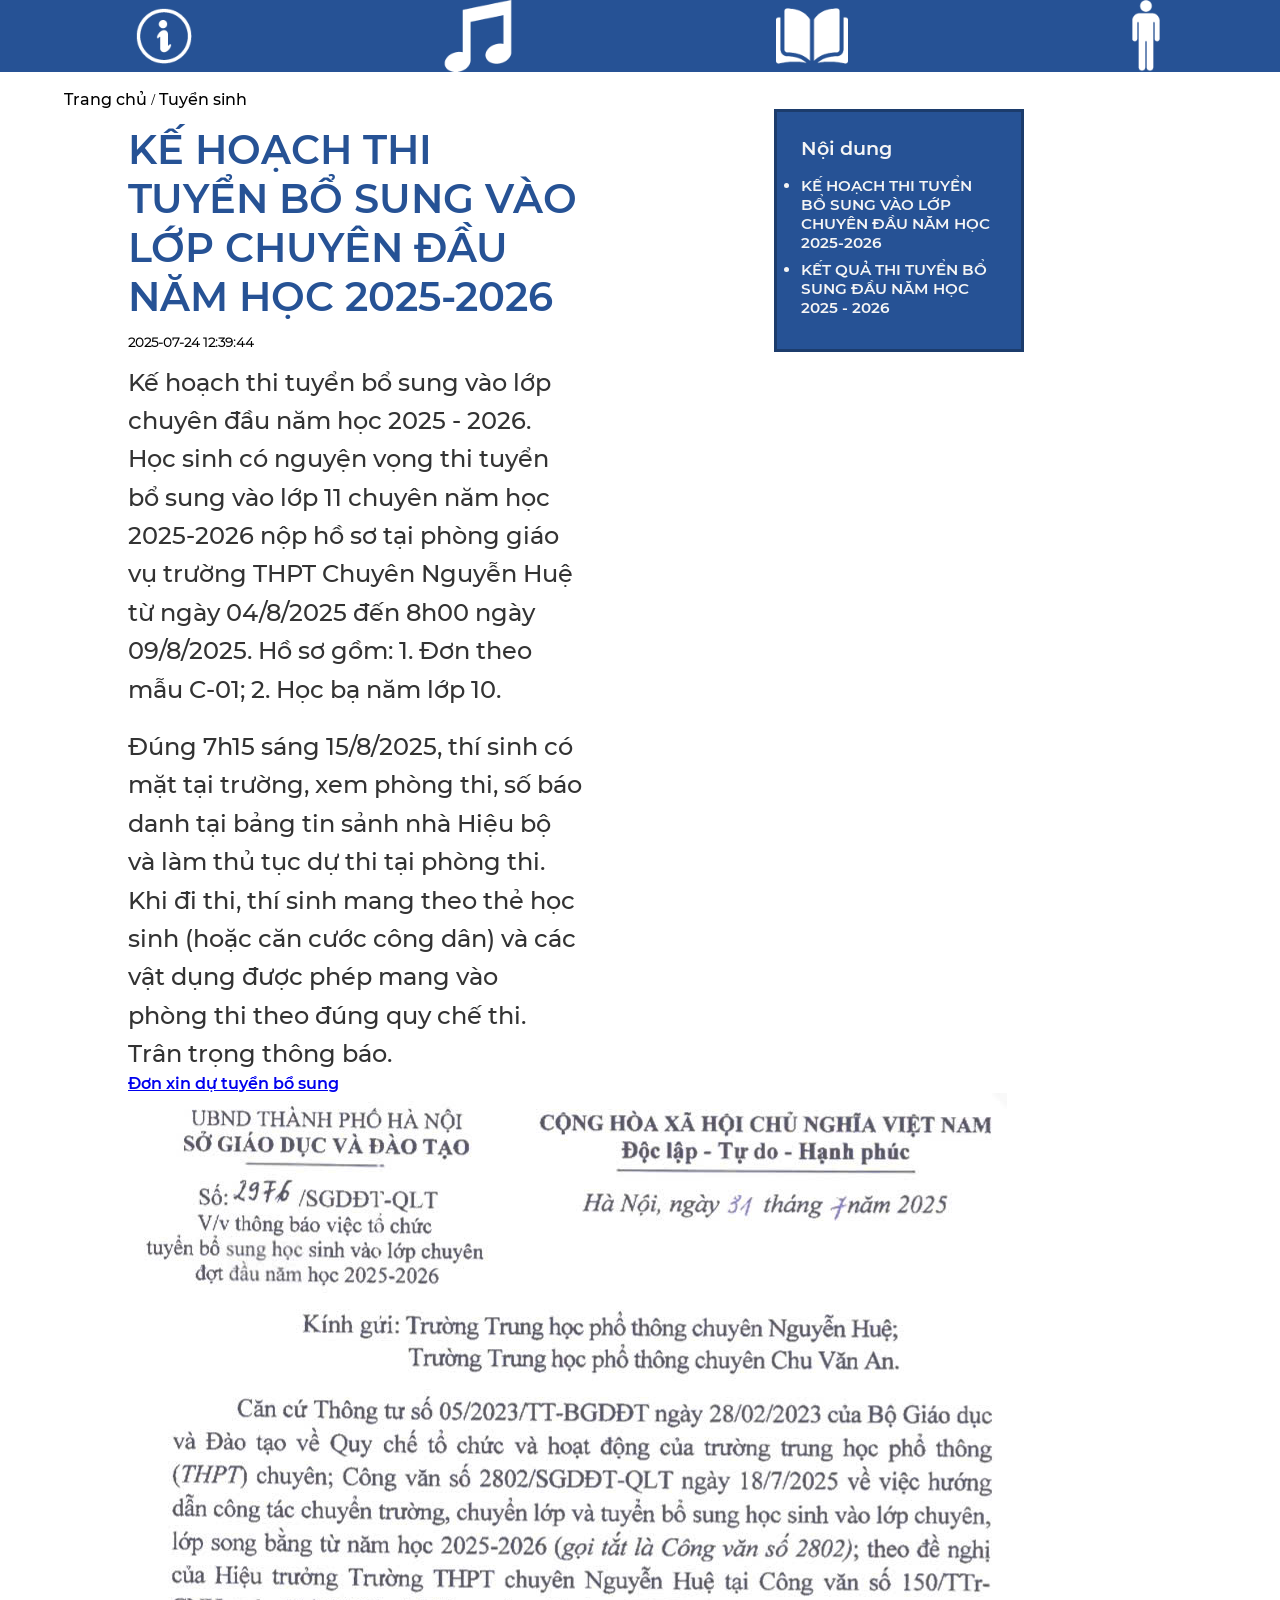
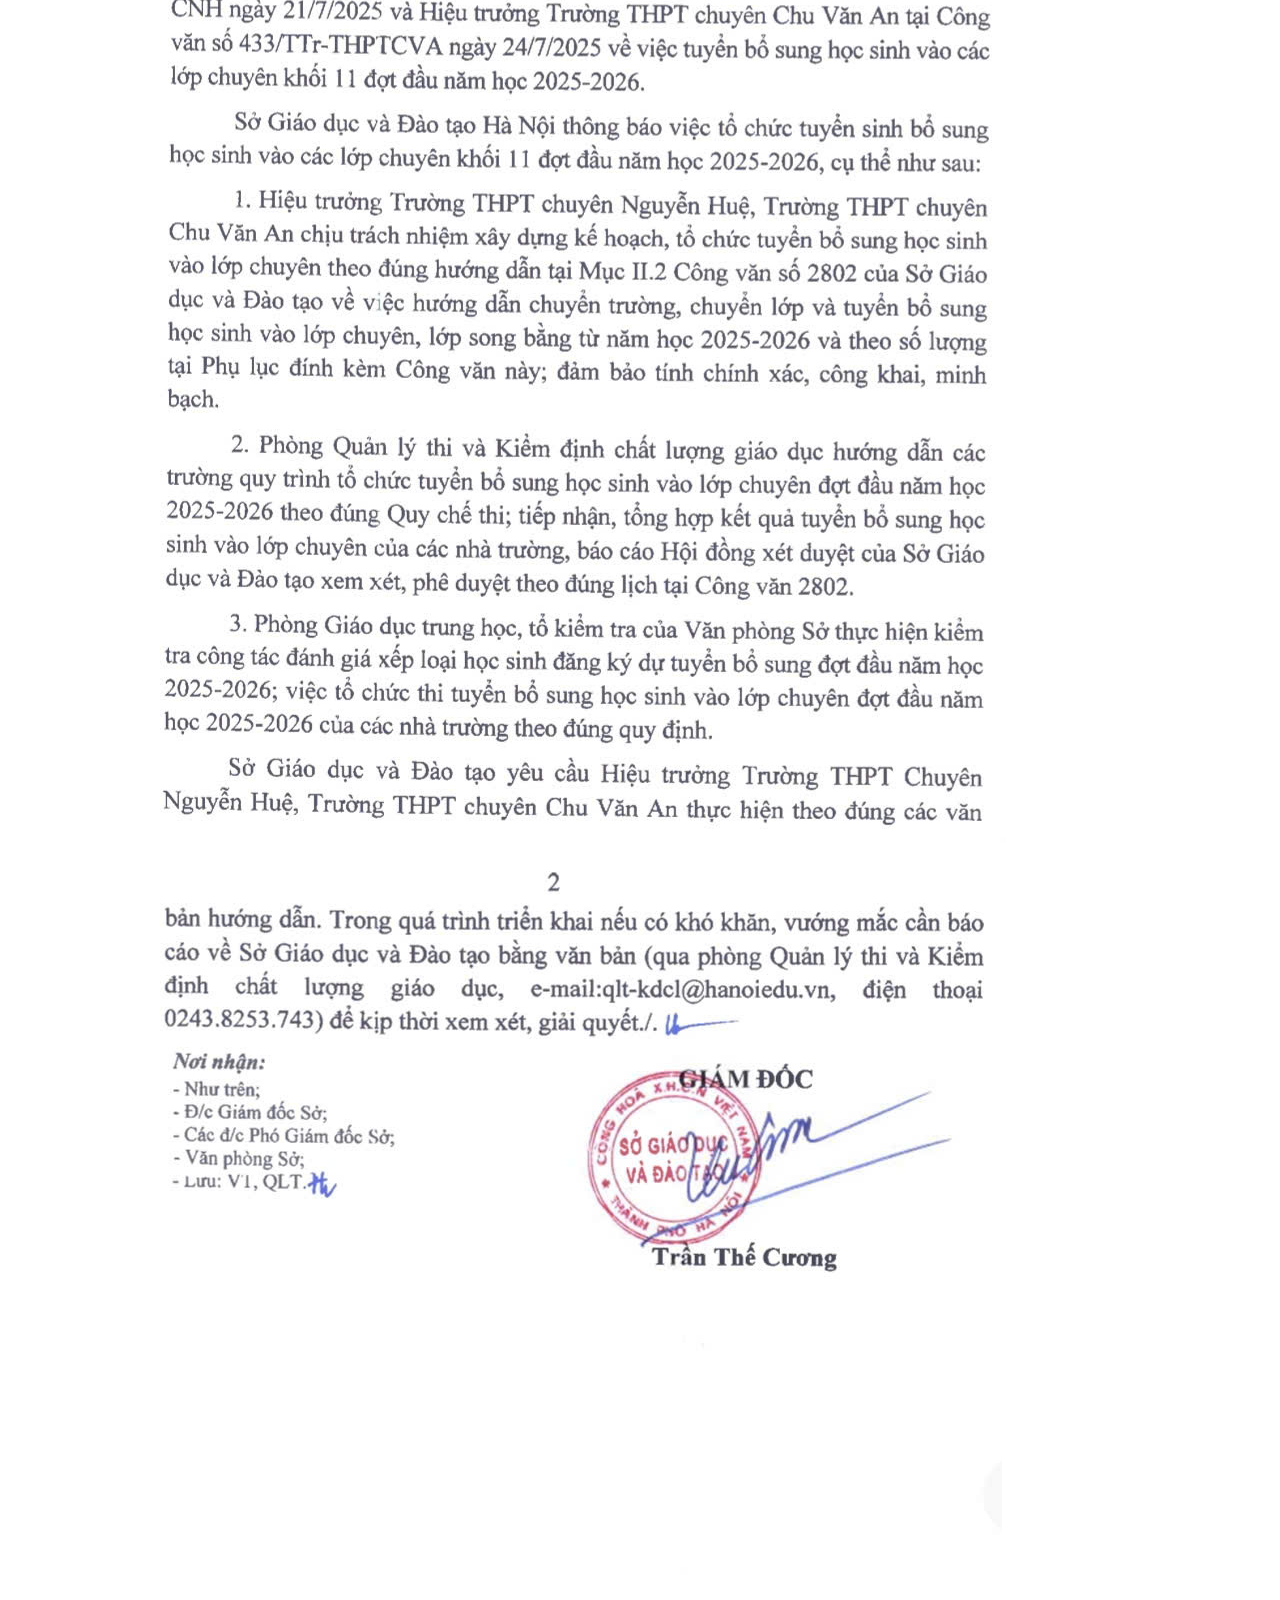
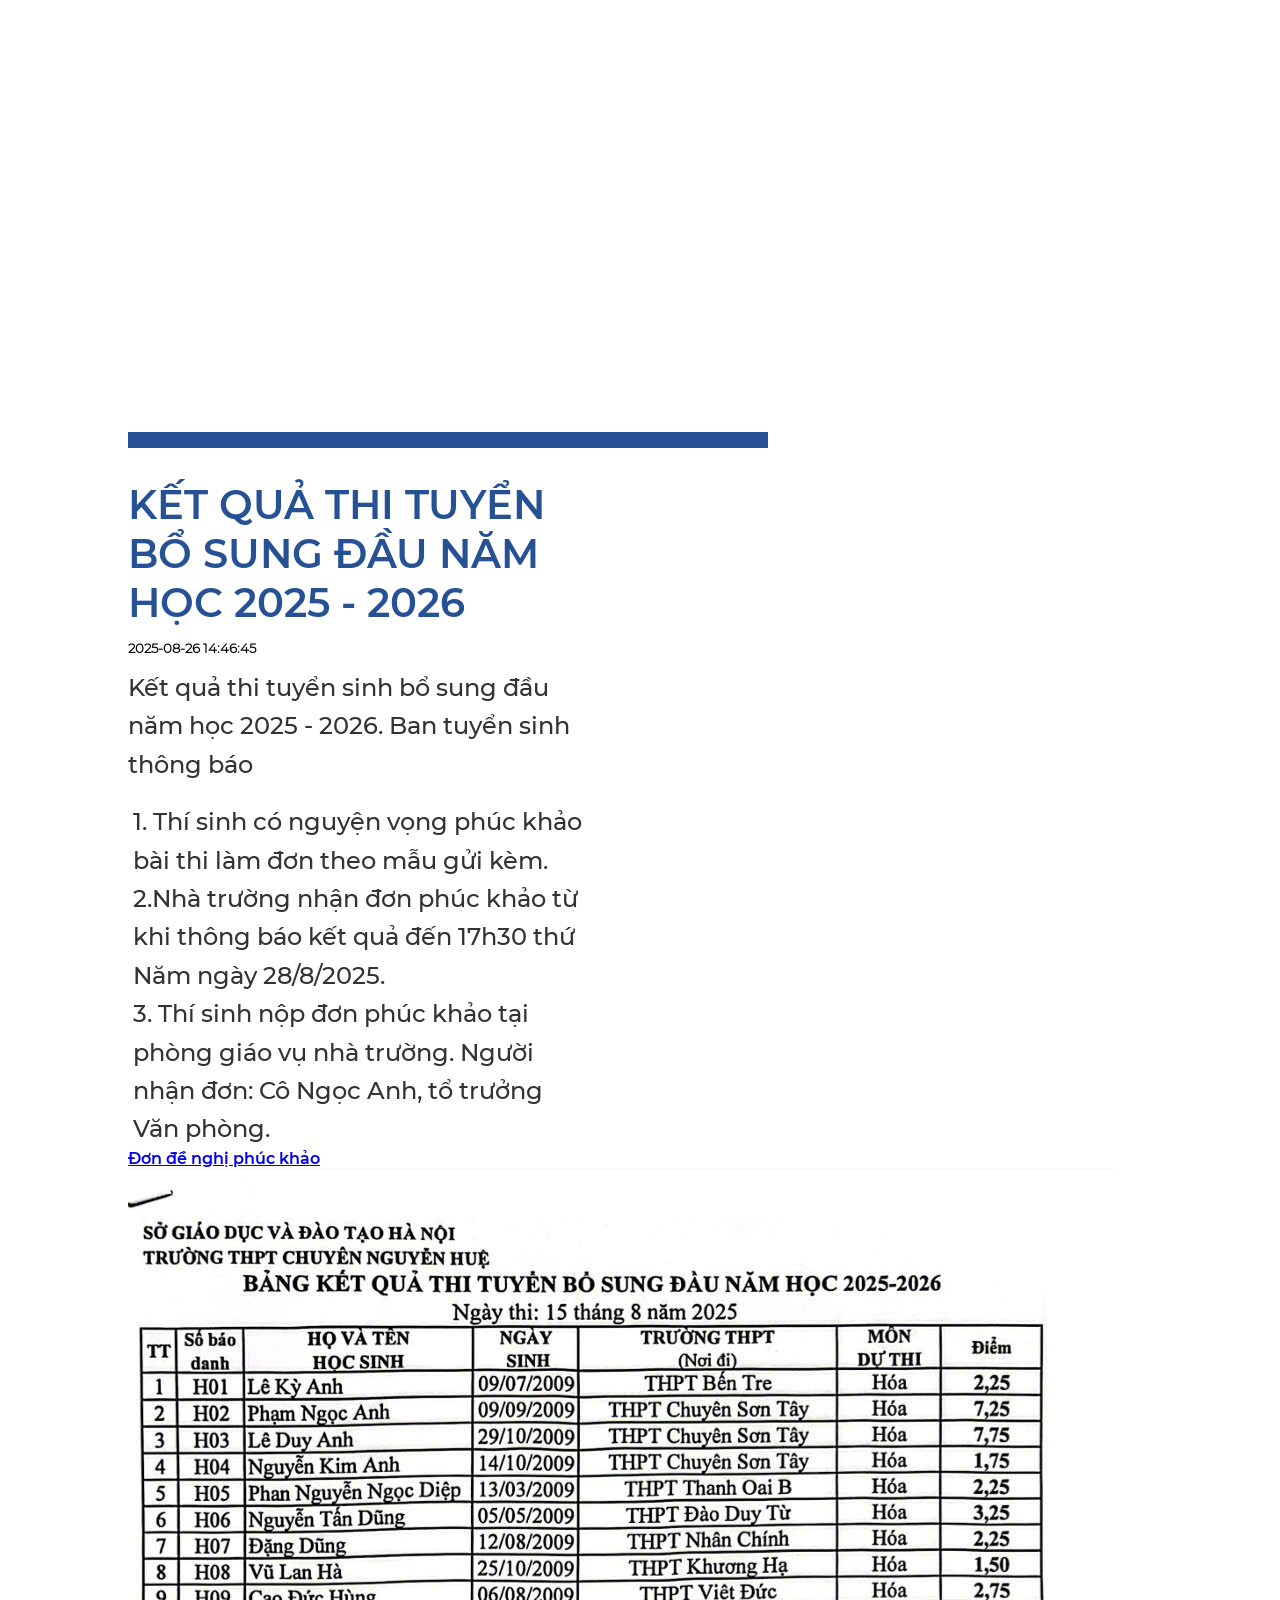
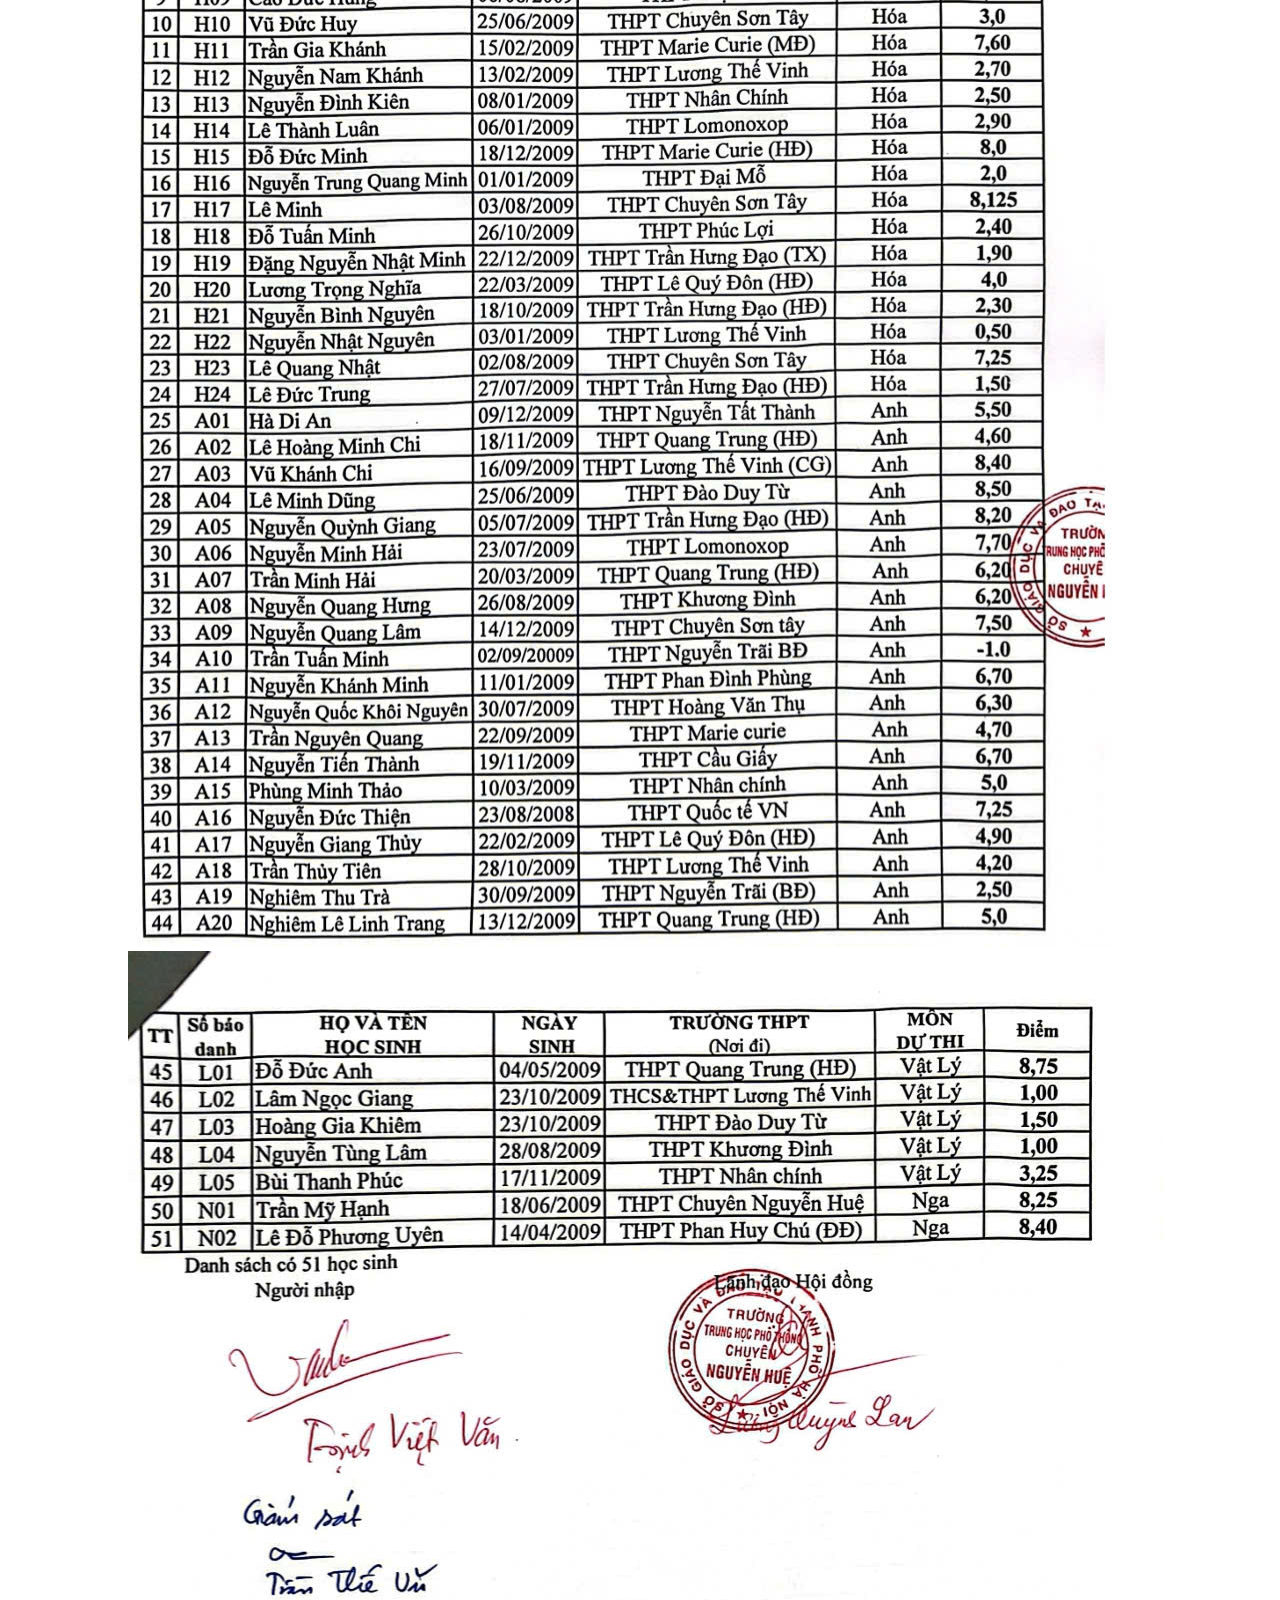
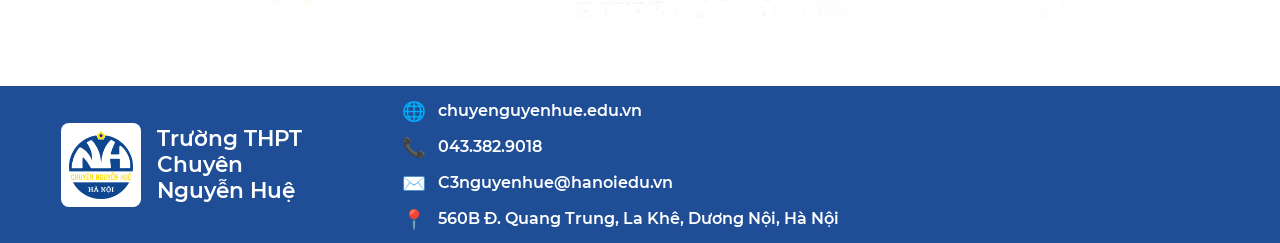
<file: tuyensinh.html>
<!DOCTYPE html>
<html lang="en">
    <head>
        <meta charset="UTF-8">
        <meta name="viewport" content="width=device-width, initial-scale=1.0">
        <link rel="stylesheet" href="styles.css">
        <title>Tuyển sinh</title>
    </head>
    
      <body>   
        <div class="bar sticky" style="z-index: 10;">
            <nav>
            <ul>
                <li>
                    <div class="wrap">
                        <img src="./img/info.png" class="bar-image" style="padding-left:10vw">
                        <a href="./gioithieu.html">
                            <div class="bar-overlay">
                                <div class="bar-text">GIỚI THIỆU</div>
                            </div>
                        </a>
                    </div>
                </li>
                <li>
                    <div class="wrap">
                        <img src="./img/music.png" class="bar-image" style="padding-left: 10vw;">
                        <a href="./hoatdong.html">
                            <div class="bar-overlay" style="margin-left: 25vw;">
                                <div class="bar-text">HOẠT ĐỘNG</div>
                            </div>
                        </a>
                    </div>
                </li>
                <li>
                    <div class="wrap">
                        <img src="img/book.png" class="bar-image" style="padding-left:11.6vw;">
                        <a href="./tuyensinh.html">
                            <div class="bar-overlay" style="margin-left: 50vw;">
                                <div class="bar-text">TUYỂN SINH</div>
                            </div>
                        </a>
                    </div>
                </li>
                <li>
                    <div class="wrap">
                        <img src="img/people.png" class="bar-image" style="padding-left:13.2vw;">
                        <a href="./credits.html">
                            <div class="bar-overlay" style="margin-left: 75vw;">
                                <div class="bar-text">HỌC SINH TIÊU BIỂU</div>
                            </div>
                        </a>
                    </div>
                </li>
            </ul>
            </nav>
        </div>

    <br>

          <span><a href="index.html"> Trang chủ </a> / <p style="display:inline">Tuyển sinh</p></span>
          <br>

    <div style="display:flex">
        <div class="content-container">
            <div class="text-box">
                <div id="tssection1"><h2><b>KẾ HOẠCH THI TUYỂN BỔ SUNG VÀO LỚP CHUYÊN ĐẦU NĂM HỌC 2025-2026</b></h2></div>
                <h5 style="font-family: Myfont3">2025-07-24 12:39:44</h5>
                    <p>Kế hoạch thi tuyển bổ sung vào lớp chuyên đầu năm học 2025 - 2026. Học sinh có nguyện vọng thi tuyển bổ sung vào lớp 11 chuyên năm học 2025-2026 nộp hồ sơ tại phòng giáo vụ trường THPT Chuyên Nguyễn Huệ từ ngày 04/8/2025 đến 8h00 ngày 09/8/2025. Hồ sơ gồm: 1. Đơn theo mẫu C-01; 2. Học bạ năm lớp 10.</p>
                    <br>
                    <p>Đúng 7h15 sáng 15/8/2025, thí sinh có mặt tại trường, xem phòng thi, số báo danh tại bảng tin sảnh nhà Hiệu bộ và làm thủ tục dự thi tại phòng thi. Khi đi thi, thí sinh mang theo thẻ học sinh (hoặc căn cước công dân) và các vật dụng được phép mang vào phòng thi theo đúng quy chế thi. Trân trọng thông báo.</p>
                    <a href="./img/images/4. tuyen sinh/Đơn xin dự tuyển bổ sung.pdf">Đơn xin dự tuyển bổ sung</a><br>
                    <img src="./img/images/4. tuyen sinh/tuyen sinh 1.jpeg" alt="Kế hoạch">
                    <img src="./img/images/4. tuyen sinh/tuyen sinh 2.jpeg" alt="Kế hoạch">
                <div style="background-color: #265295; width: 50vw; height:1em; margin-bottom: 2em;"></div>
                <div id="tssection2" style="margin:0;"><h2><b>KẾT QUẢ THI TUYỂN BỔ SUNG ĐẦU NĂM HỌC 2025 - 2026</b></h2></div>
                <h5 style="font-family: Myfont3">2025-08-26 14:46:45</h5>
                    <p>Kết quả thi tuyển sinh bổ sung đầu năm học 2025 - 2026. Ban tuyển sinh thông báo</p>
                    <br>
                    <p style="margin-left: 1% ">1. Thí sinh có nguyện vọng phúc khảo bài thi làm đơn theo mẫu gửi kèm.<p>
                    <p style="margin-left: 1%">2.Nhà trường nhận đơn phúc khảo từ khi thông báo kết quả đến 17h30 thứ Năm ngày 28/8/2025.</p>
                    <p style="margin-left: 1%">3. Thí sinh nộp đơn phúc khảo tại phòng giáo vụ nhà trường. Người nhận đơn: Cô Ngọc Anh, tổ trưởng Văn phòng.</p>
                    <a href="./img/images/4. tuyen sinh/Đơn đề nghị phúc khảo.pdf">Đơn đề nghị phúc khảo</a>
                    <img src="./img/images/4. tuyen sinh/tuyen sinh 3.jpeg" alt="Đơn đề nghị">
                    <img src="./img/images/4. tuyen sinh/tuyen sinh 4.jpeg" alt="Đơn đề nghị">
            </div>
        </div>

        <div class="ToC-section">
            <h3>Nội dung</h3>
            <ul class="ToC-list">
                <li>
                    <a href="#tssection1">KẾ HOẠCH THI TUYỂN BỔ SUNG VÀO LỚP CHUYÊN ĐẦU NĂM HỌC 2025-2026</a>
                </li>
                <li>
                    <a href="#tssection2">KẾT QUẢ THI TUYỂN BỔ SUNG ĐẦU NĂM HỌC 2025 - 2026</a>
                </li>
            </ul>
        </div>
    </div>


              <footer class="footerholder">
            
            <div class="footer-brand">
                <img src="./img/logo.png" alt="Chuyên Nguyễn Huệ logo">
                <div>
                    <h2>Trường THPT Chuyên Nguyễn Huệ</h2>
                </div>
            </div>
            
            <div class="footer-contacts">
    
                
                <div class="footer-item">
                    <span class="icon">🌐</span>
                    <a href="https://chuyenguyenhue.edu.vn/">chuyenguyenhue.edu.vn</a>
                </div>
                
                <div class="footer-item">
                    <span class="icon">📞</span>
                    <span style="margin-left: 0; padding-left: 0;">043.382.9018</span>
                </div>
                
                <div class="footer-item">
                    <span class="icon">✉️</span>
                    <a href="mailto:C3nguyenhue@hanoiedu.vn">C3nguyenhue@hanoiedu.vn</a>
                </div>
                
                <div class="footer-item">
                    <span class="icon">📍</span>
                    <span style="margin-left: 0; padding-left: 0;">560B Đ. Quang Trung, La Khê, Dương Nội, Hà Nội</span>
                </div>
            
            </div>
        
        </footer>
</file>
<file: styles.css>
* {
    margin: 0;
    padding: 0;
    box-sizing: border-box;
}

html {
    scroll-behavior: smooth;
}

@font-face {
    font-family: Myfont ;
    font-style: normal;
    font-weight: normal;
    src: url('font/Montserrat-Medium.woff') format('woff');
    }

@font-face {
    font-family: Myfont2 ;
    font-style: normal;
    font-weight: normal;
    src: url('font/Montserrat-SemiBold.woff') format('woff');
    }
@font-face {
    font-family: Myfont3 ;
    font-style: normal;
    font-weight: normal;
    src: url('font/Montserrat-Light.woff') format('woff');
    }
@font-face {
    font-family: Myfont4 ;
    font-style: normal;
    font-weight: normal;
    src: url('font/Montserrat-Regular.woff') format('woff');
    }
p{
    font-family: Myfont ;
}

div {
    font-family: Myfont2 ; 
}


body {
    height: 100hv;
    place-items: center;
    margin: 0px;
    overflow-x: clip;
}

body::-webkit-scrollbar {
    width: 0.2em;
}

body::-webkit-scrollbar-thumb {
  background-color:  #265295 ;
  outline: 1px transparent #265295;
  border-radius: 4px; 
  border: 1px solid transparent; 
}

.carousel {
    width: 100%;
    overflow: hidden;

    .carousel-slide{
        width: 400%;
        height: auto;
        display: flex;
        flex: 0 0 auto;
        animation: carousel-animation 15s infinite alternate;
        div {
            display: flex;
            position: relative;
            width: calc(100% / 4);
            height: 100%;
            img {
                width: 100%;
                height: auto;
                margin: 0;
                object-fit: cover;
            }
        }
    }
}

.carousel-caption {
    position: absolute;
    z-index: 1;
    width: 100%;
    height: 92vh;
    margin: 0;
    background-image: linear-gradient(to bottom, rgba(0,0,0,0), rgba(0,0,0,1));
    display: grid;
    grid-template-areas: auto;
}
.absolute-div {
    width: 100%;
    height: 92vh;
    margin: auto;
    position: absolute;
}

.carousel-caption p {
    place-self: center center;
    color: white;
    text-align: center;
    font-size: 6.5em;
    font-weight: bolder;
    -webkit-text-stroke: 0.1em black;
    paint-order: stroke fill;
    margin-top: 3%;
    margin-bottom: 0;
}

.limit {
    max-width: 13%;
    place-self: center;
    background-color: white;
    border-radius: 50%;
    padding: 0 0.4% 0.4% 0.4%;
    margin-top: 2%;
    img {
        width: 100%;
        object-fit: contain;
    }
}

@keyframes carousel-animation {
    0%{transform: translateX(0%);}
    25%{transform: translateX(0%);}
    29.167%{transform: translateX(-25%);}
    54.167%{transform: translateX(-25%);}
    58.333%{transform: translateX(-50%);}
    83.333%{transform: translateX(-50%);}
    87.5%{transform: translateX(-75%);}
    100%{transform: translateX(-75%);}
}


.bar {
    width: 100%;
    height: 8vh;
    background-color: #265295;

}

.sticky {
    position: sticky;
    top: 0;
}

nav {
    width: 100%;
    height: auto;
    margin-right: auto;
    margin-left: auto;
    max-width: 100%;
    max-height: 100%;
}

nav ul {
    width: auto;
    margin: 0;
    padding: 0;
    list-style-type: none;
}

nav ul li {
    display: inline-block;
    width: 24.2vw;
    margin: 0;
    padding: 0;
}

.wrap {
    display: flex;
    flex-wrap: wrap;
    width: 100vw;
    height:8vh;
    background-color: none;
}

.bar-overlay {
    position: absolute;
    width: 24.9vw;
    height: 100%;
    top:0;
    bottom:0;
    left:0;
    right:0;
    opacity: 0;
    visibility: hidden;
    transition: .5s ease;
    background-color: #3f6092;
    justify-items: center;
    align-items: center;
    margin: 0;
    padding: 0;
}

.bar-image {
    max-width: 20%;
    max-height: 8vh;
}

.bar-text {
    color: white;
    font-size: 2vw;
    padding-top: 0.5em;
}

.wrap:hover .bar-overlay {
    opacity: 1;
    visibility: visible;
}

table {
    margin-top: 10vh;
}

th {
    width: 40vw;
    height: 5vh;
    font-size: 2vw;
    font-weight: bold;
    color: white;
    margin: 0;
    overflow: hidden;
}

td {
    margin: 2%;
    padding-left: 5%;
    padding-right: 5%;
}

th > img {
    width: 90%; 
    border-radius: 15%;
}

th a {
    display: inline;
    position: relative;
    text-align: center;
    text-decoration: inherit;
    color: inherit;
    padding: 10% 20%;
    clip-path: polygon(20% 0, 100% 0, 80% 100%, 0 100%);
}

th > a:hover {
    opacity: 0.6;
}

td p {
    text-align: justify;
    font-size: 2vw;
    font-weight: 400;
}

td a {
    display: inline;
    text-decoration: inherit;
    color: inherit;
}

.gallery {
    display: flex;
    width: 100%;
    height: 30vh;
    margin-top: 5%;
    padding-bottom: 5%;
    background-color: #265295;
}

.gallery .gal-title {
    width: 12%;
    margin-left: 7%;
    margin-top: 2%;
    height: auto;
    font-size: 2.4em;
    color: white;
    padding: 0;
}

.gallery .galitem {
    display: flex;
    height: 24vh;
    width: 42.67vh;
    margin: 2vh;
}

.gallery .galitem .carousel-slide {
    width: 300%;
    animation: gal-animation 12s infinite alternate;
}

.gallery .galitem .carousel-slide div {
    width: calc(100% / 3);
}

@keyframes gal-animation {
    0%{transform: translateX(0%);}
    36%{transform: translateX(0%);}
    41%{transform: translateX(calc(-100% / 3));}
    77%{transform: translateX(calc(-100% / 3));}
    82%{transform: translateX(calc(-200% / 3));}
    100%{transform: translateX(calc(-200% / 3));}
}


.footerholder {
  display: grid;
  grid-template-columns: minmax(220px, 320px) 1fr;
  gap: 1.5rem;
  padding: 1%;
  background-color: #1f4e97;
  color: #fff;
  align-items: center;
  width: 100%;
  margin-top: 5%;
}

.footer-brand {
  display: flex;
  align-items: center;
  gap: 1rem;
}

.footer-brand img {
  width: 80px;
  height: auto;
  border-radius: 0.5rem;
  background: #fff;
  padding: 0.5rem;
    margin-left: 3em;
}

.footer-brand h2 {
  margin: 0;
  font-size: 1.35rem;
  line-height: 1.2;
}

.footer-contacts {
  display: grid;
  gap: 0.75rem;
}

.footer-item {
  display: flex;
  align-items: center;
  gap: 0.75rem;
  font-size: 1rem;
}

.footer-item .icon {
  min-width: 1.4rem;
  text-align: center;
  font-size: 1.2rem;
}

.footer-item a {
  color: inherit;
  text-decoration: none;
}

.content-container {
    display: grid;
    margin-left: 10vw;
    margin-right: 15vw;
    margin-top: 1em;
}

span {
    margin-left: 5%;
    a{
    font-family: Myfont;
    text-decoration: inherit;
    color: inherit;
    }
}
/* Text box section */
.text-box {
    flex: 1;
    min-width: 0;
    h5 {
        margin-top: 1em;
        margin-bottom: 1em;
    }
}

.text-box h2 {
    margin-top: 0;
    color: #265295;
    font-size: 2.5rem;
}

.text-box p {
    font-size: 1.5rem;
    line-height: 1.6;
    color: #333;
}

/* Table of contents section */
.ToC-section {
    flex: 0 0 250px;
    padding: 1.5rem;
    background-color: #265295;
    border: 3px solid #1c3c6c;
    height: fit-content;
    margin-right: 20%;
}

.ToC-section h3 {
    margin-top: 0;
    margin-bottom: 1rem;
    color: #f5f5f5 ;
    font-size: 1.2rem;
}

.ToC-list {
    list-style-type: disc;
    color: #f5f5f5;
    padding: 0;
    margin: 0;
}

.ToC-list li {
    margin-bottom: 0.5rem;
}

.ToC-list a {
    color: #f5f5f5;
    text-decoration: none;
    font-size: 0.95rem;
}

.ToC-list a:hover {
    text-decoration: underline;
}

.ToC-list ul {
    list-style-type: none;
    padding-left: 1.5rem;
    margin-top: 0.5rem;
}

.img{
    border: 2px solid yellow;
}

.div-video {
    border: 2px solid yellow;
    width: 48vw;
    height: 27vw;
}

.video-insert {
    width: 100%;
    height: 100%;
    object-fit: cover;
}
</file>
